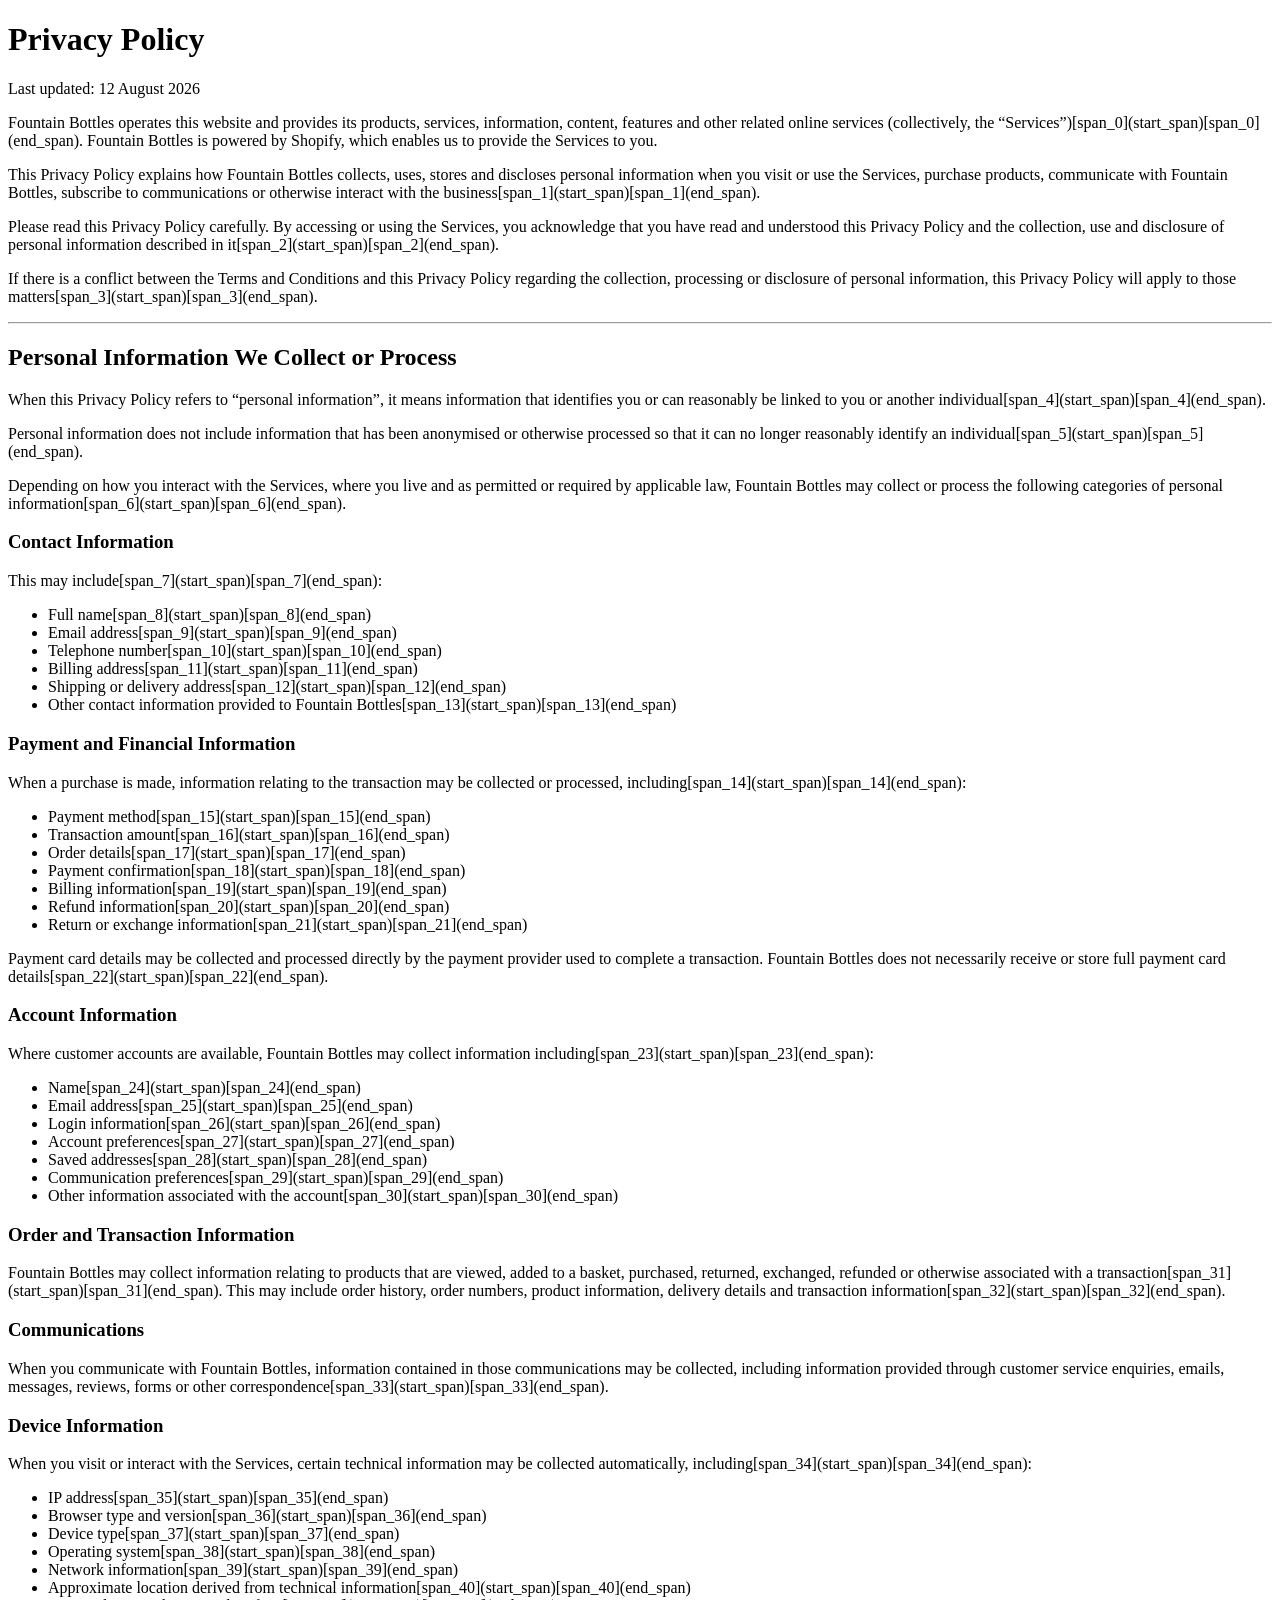
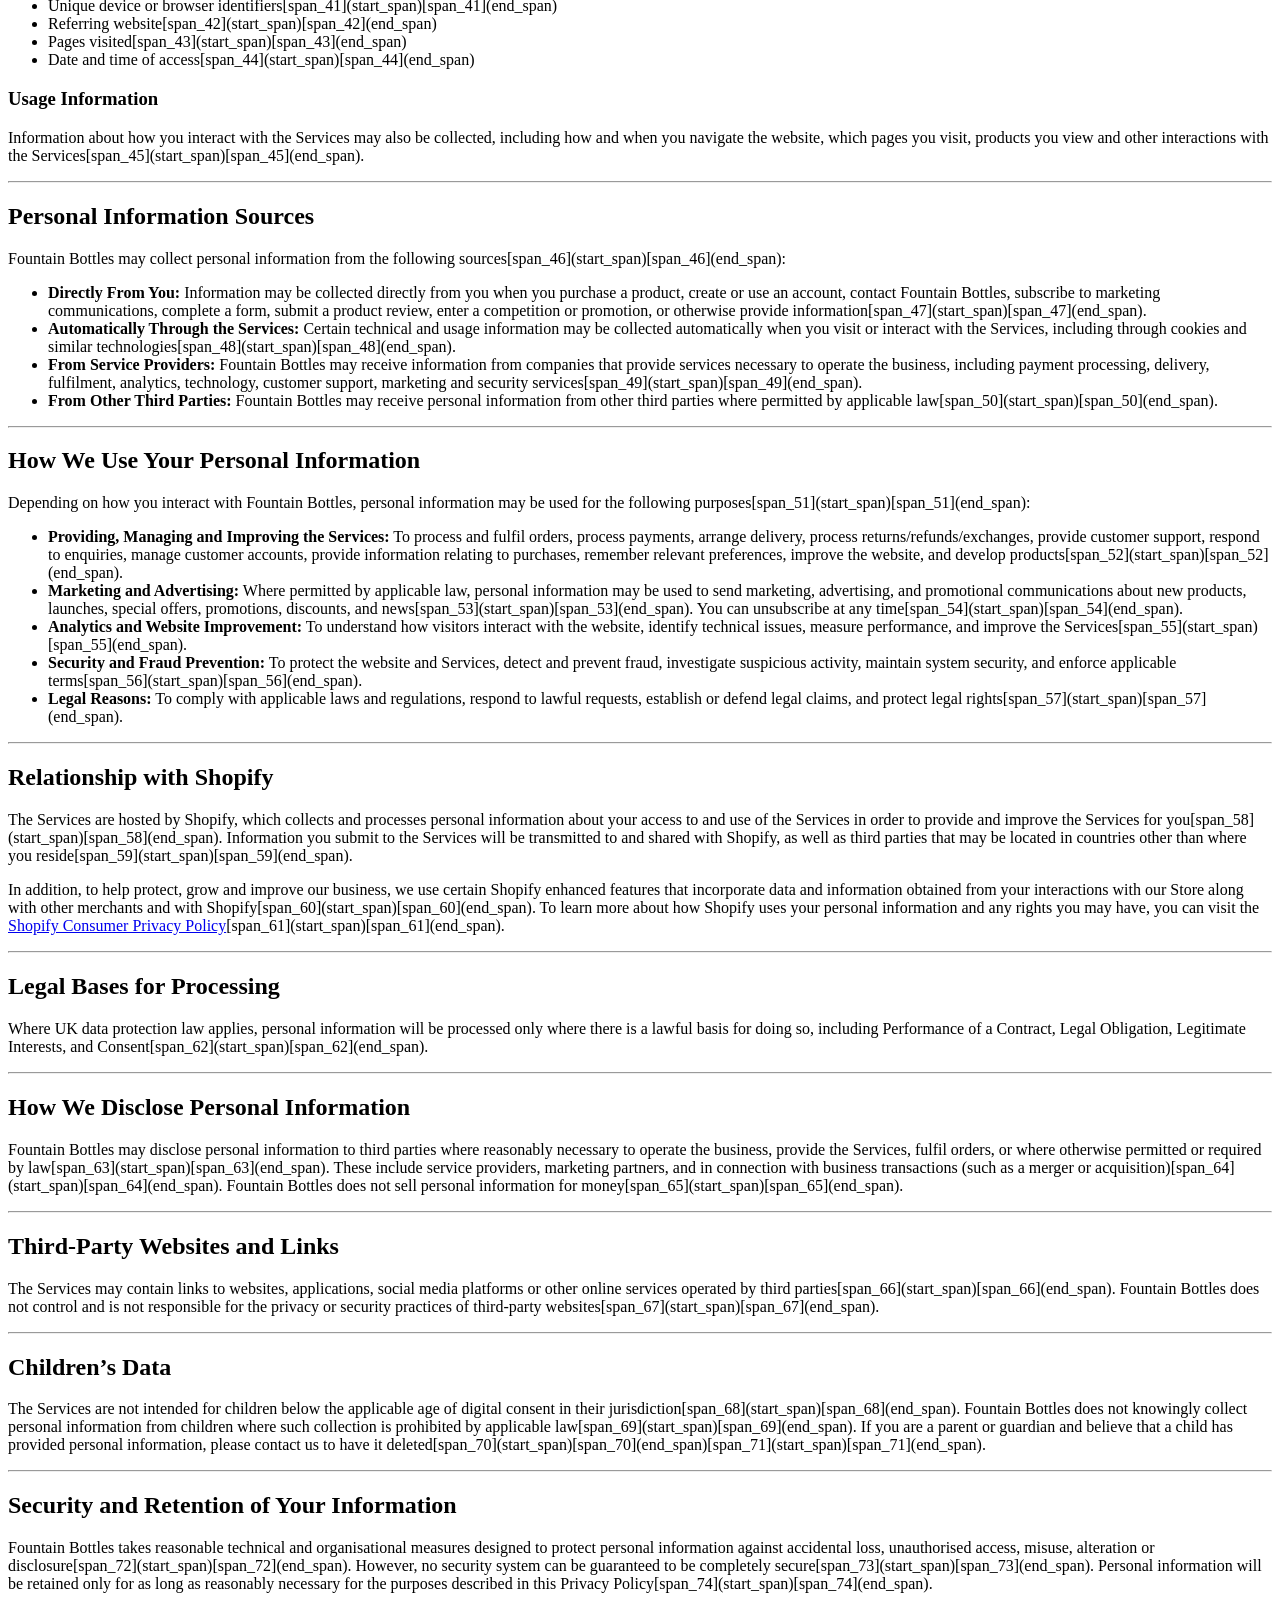
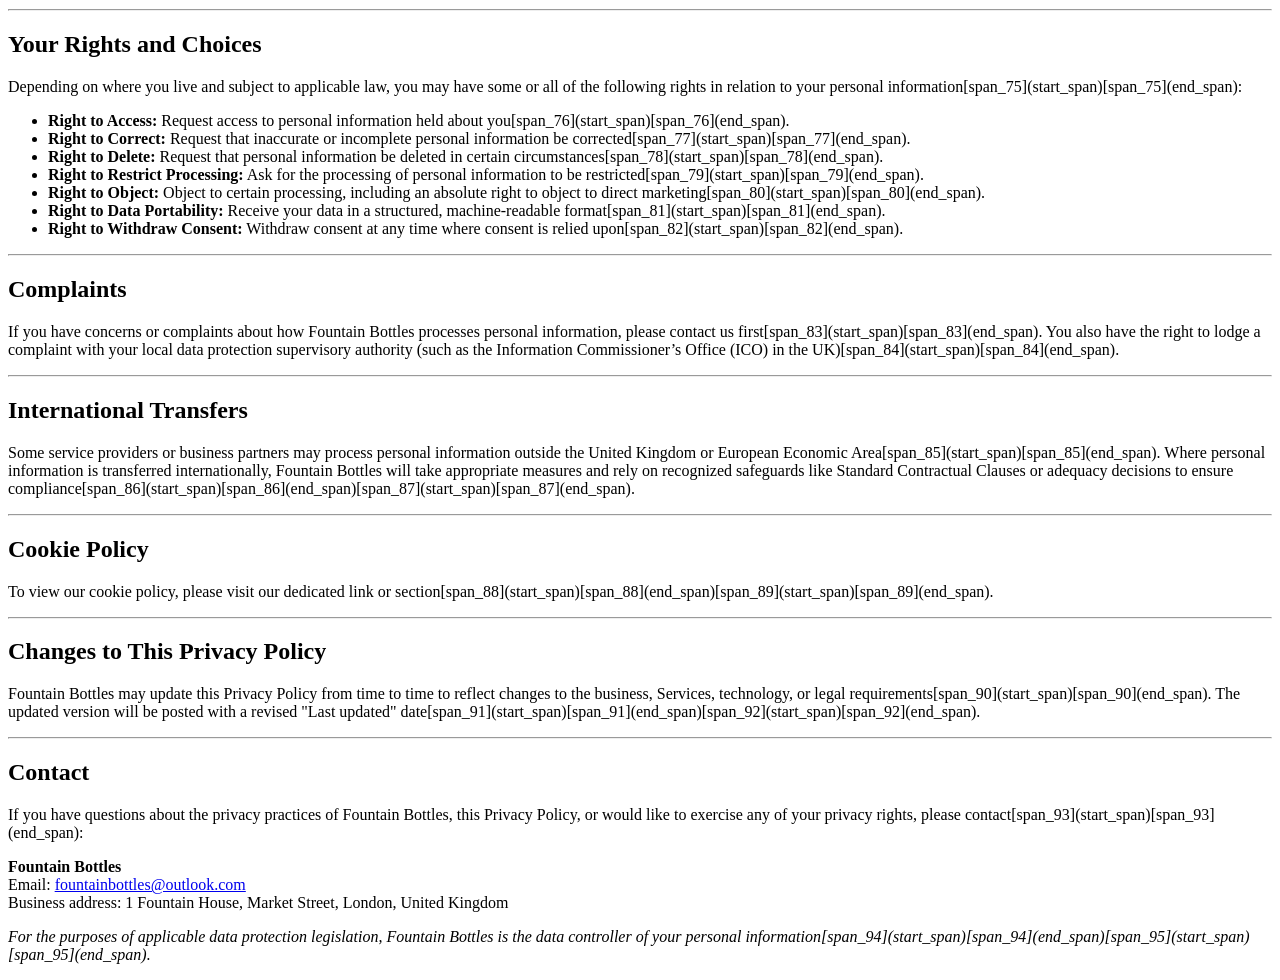
<file: Privacypolicy.html>
<!DOCTYPE html>
<html lang="en">
<head>
    <meta charset="UTF-8">
    <meta name="viewport" content="width=device-width, initial-scale=1.0">
    <title>Privacy Policy - Fountain Bottles</title>
</head>
<body>

    <h1>Privacy Policy</h1>
    <p>Last updated: 12 August 2026</p>

    <p>Fountain Bottles operates this website and provides its products, services, information, content, features and other related online services (collectively, the “Services”)[span_0](start_span)[span_0](end_span). Fountain Bottles is powered by Shopify, which enables us to provide the Services to you.</p>

    <p>This Privacy Policy explains how Fountain Bottles collects, uses, stores and discloses personal information when you visit or use the Services, purchase products, communicate with Fountain Bottles, subscribe to communications or otherwise interact with the business[span_1](start_span)[span_1](end_span).</p>

    <p>Please read this Privacy Policy carefully. By accessing or using the Services, you acknowledge that you have read and understood this Privacy Policy and the collection, use and disclosure of personal information described in it[span_2](start_span)[span_2](end_span).</p>

    <p>If there is a conflict between the Terms and Conditions and this Privacy Policy regarding the collection, processing or disclosure of personal information, this Privacy Policy will apply to those matters[span_3](start_span)[span_3](end_span).</p>

    <hr>

    <h2>Personal Information We Collect or Process</h2>
    <p>When this Privacy Policy refers to “personal information”, it means information that identifies you or can reasonably be linked to you or another individual[span_4](start_span)[span_4](end_span).</p>
    <p>Personal information does not include information that has been anonymised or otherwise processed so that it can no longer reasonably identify an individual[span_5](start_span)[span_5](end_span).</p>
    <p>Depending on how you interact with the Services, where you live and as permitted or required by applicable law, Fountain Bottles may collect or process the following categories of personal information[span_6](start_span)[span_6](end_span).</p>

    <h3>Contact Information</h3>
    <p>This may include[span_7](start_span)[span_7](end_span):</p>
    <ul>
        <li>Full name[span_8](start_span)[span_8](end_span)</li>
        <li>Email address[span_9](start_span)[span_9](end_span)</li>
        <li>Telephone number[span_10](start_span)[span_10](end_span)</li>
        <li>Billing address[span_11](start_span)[span_11](end_span)</li>
        <li>Shipping or delivery address[span_12](start_span)[span_12](end_span)</li>
        <li>Other contact information provided to Fountain Bottles[span_13](start_span)[span_13](end_span)</li>
    </ul>

    <h3>Payment and Financial Information</h3>
    <p>When a purchase is made, information relating to the transaction may be collected or processed, including[span_14](start_span)[span_14](end_span):</p>
    <ul>
        <li>Payment method[span_15](start_span)[span_15](end_span)</li>
        <li>Transaction amount[span_16](start_span)[span_16](end_span)</li>
        <li>Order details[span_17](start_span)[span_17](end_span)</li>
        <li>Payment confirmation[span_18](start_span)[span_18](end_span)</li>
        <li>Billing information[span_19](start_span)[span_19](end_span)</li>
        <li>Refund information[span_20](start_span)[span_20](end_span)</li>
        <li>Return or exchange information[span_21](start_span)[span_21](end_span)</li>
    </ul>
    <p>Payment card details may be collected and processed directly by the payment provider used to complete a transaction. Fountain Bottles does not necessarily receive or store full payment card details[span_22](start_span)[span_22](end_span).</p>

    <h3>Account Information</h3>
    <p>Where customer accounts are available, Fountain Bottles may collect information including[span_23](start_span)[span_23](end_span):</p>
    <ul>
        <li>Name[span_24](start_span)[span_24](end_span)</li>
        <li>Email address[span_25](start_span)[span_25](end_span)</li>
        <li>Login information[span_26](start_span)[span_26](end_span)</li>
        <li>Account preferences[span_27](start_span)[span_27](end_span)</li>
        <li>Saved addresses[span_28](start_span)[span_28](end_span)</li>
        <li>Communication preferences[span_29](start_span)[span_29](end_span)</li>
        <li>Other information associated with the account[span_30](start_span)[span_30](end_span)</li>
    </ul>

    <h3>Order and Transaction Information</h3>
    <p>Fountain Bottles may collect information relating to products that are viewed, added to a basket, purchased, returned, exchanged, refunded or otherwise associated with a transaction[span_31](start_span)[span_31](end_span). This may include order history, order numbers, product information, delivery details and transaction information[span_32](start_span)[span_32](end_span).</p>

    <h3>Communications</h3>
    <p>When you communicate with Fountain Bottles, information contained in those communications may be collected, including information provided through customer service enquiries, emails, messages, reviews, forms or other correspondence[span_33](start_span)[span_33](end_span).</p>

    <h3>Device Information</h3>
    <p>When you visit or interact with the Services, certain technical information may be collected automatically, including[span_34](start_span)[span_34](end_span):</p>
    <ul>
        <li>IP address[span_35](start_span)[span_35](end_span)</li>
        <li>Browser type and version[span_36](start_span)[span_36](end_span)</li>
        <li>Device type[span_37](start_span)[span_37](end_span)</li>
        <li>Operating system[span_38](start_span)[span_38](end_span)</li>
        <li>Network information[span_39](start_span)[span_39](end_span)</li>
        <li>Approximate location derived from technical information[span_40](start_span)[span_40](end_span)</li>
        <li>Unique device or browser identifiers[span_41](start_span)[span_41](end_span)</li>
        <li>Referring website[span_42](start_span)[span_42](end_span)</li>
        <li>Pages visited[span_43](start_span)[span_43](end_span)</li>
        <li>Date and time of access[span_44](start_span)[span_44](end_span)</li>
    </ul>

    <h3>Usage Information</h3>
    <p>Information about how you interact with the Services may also be collected, including how and when you navigate the website, which pages you visit, products you view and other interactions with the Services[span_45](start_span)[span_45](end_span).</p>

    <hr>

    <h2>Personal Information Sources</h2>
    <p>Fountain Bottles may collect personal information from the following sources[span_46](start_span)[span_46](end_span):</p>
    <ul>
        <li><strong>Directly From You:</strong> Information may be collected directly from you when you purchase a product, create or use an account, contact Fountain Bottles, subscribe to marketing communications, complete a form, submit a product review, enter a competition or promotion, or otherwise provide information[span_47](start_span)[span_47](end_span).</li>
        <li><strong>Automatically Through the Services:</strong> Certain technical and usage information may be collected automatically when you visit or interact with the Services, including through cookies and similar technologies[span_48](start_span)[span_48](end_span).</li>
        <li><strong>From Service Providers:</strong> Fountain Bottles may receive information from companies that provide services necessary to operate the business, including payment processing, delivery, fulfilment, analytics, technology, customer support, marketing and security services[span_49](start_span)[span_49](end_span).</li>
        <li><strong>From Other Third Parties:</strong> Fountain Bottles may receive personal information from other third parties where permitted by applicable law[span_50](start_span)[span_50](end_span).</li>
    </ul>

    <hr>

    <h2>How We Use Your Personal Information</h2>
    <p>Depending on how you interact with Fountain Bottles, personal information may be used for the following purposes[span_51](start_span)[span_51](end_span):</p>
    <ul>
        <li><strong>Providing, Managing and Improving the Services:</strong> To process and fulfil orders, process payments, arrange delivery, process returns/refunds/exchanges, provide customer support, respond to enquiries, manage customer accounts, provide information relating to purchases, remember relevant preferences, improve the website, and develop products[span_52](start_span)[span_52](end_span).</li>
        <li><strong>Marketing and Advertising:</strong> Where permitted by applicable law, personal information may be used to send marketing, advertising, and promotional communications about new products, launches, special offers, promotions, discounts, and news[span_53](start_span)[span_53](end_span). You can unsubscribe at any time[span_54](start_span)[span_54](end_span).</li>
        <li><strong>Analytics and Website Improvement:</strong> To understand how visitors interact with the website, identify technical issues, measure performance, and improve the Services[span_55](start_span)[span_55](end_span).</li>
        <li><strong>Security and Fraud Prevention:</strong> To protect the website and Services, detect and prevent fraud, investigate suspicious activity, maintain system security, and enforce applicable terms[span_56](start_span)[span_56](end_span).</li>
        <li><strong>Legal Reasons:</strong> To comply with applicable laws and regulations, respond to lawful requests, establish or defend legal claims, and protect legal rights[span_57](start_span)[span_57](end_span).</li>
    </ul>

    <hr>

    <h2>Relationship with Shopify</h2>
    <p>The Services are hosted by Shopify, which collects and processes personal information about your access to and use of the Services in order to provide and improve the Services for you[span_58](start_span)[span_58](end_span). Information you submit to the Services will be transmitted to and shared with Shopify, as well as third parties that may be located in countries other than where you reside[span_59](start_span)[span_59](end_span).</p>
    <p>In addition, to help protect, grow and improve our business, we use certain Shopify enhanced features that incorporate data and information obtained from your interactions with our Store along with other merchants and with Shopify[span_60](start_span)[span_60](end_span). To learn more about how Shopify uses your personal information and any rights you may have, you can visit the <a href="https://privacy.shopify.com/en" target="_blank">Shopify Consumer Privacy Policy</a>[span_61](start_span)[span_61](end_span).</p>

    <hr>

    <h2>Legal Bases for Processing</h2>
    <p>Where UK data protection law applies, personal information will be processed only where there is a lawful basis for doing so, including Performance of a Contract, Legal Obligation, Legitimate Interests, and Consent[span_62](start_span)[span_62](end_span).</p>

    <hr>

    <h2>How We Disclose Personal Information</h2>
    <p>Fountain Bottles may disclose personal information to third parties where reasonably necessary to operate the business, provide the Services, fulfil orders, or where otherwise permitted or required by law[span_63](start_span)[span_63](end_span). These include service providers, marketing partners, and in connection with business transactions (such as a merger or acquisition)[span_64](start_span)[span_64](end_span). Fountain Bottles does not sell personal information for money[span_65](start_span)[span_65](end_span).</p>

    <hr>

    <h2>Third-Party Websites and Links</h2>
    <p>The Services may contain links to websites, applications, social media platforms or other online services operated by third parties[span_66](start_span)[span_66](end_span). Fountain Bottles does not control and is not responsible for the privacy or security practices of third-party websites[span_67](start_span)[span_67](end_span).</p>

    <hr>

    <h2>Children’s Data</h2>
    <p>The Services are not intended for children below the applicable age of digital consent in their jurisdiction[span_68](start_span)[span_68](end_span). Fountain Bottles does not knowingly collect personal information from children where such collection is prohibited by applicable law[span_69](start_span)[span_69](end_span). If you are a parent or guardian and believe that a child has provided personal information, please contact us to have it deleted[span_70](start_span)[span_70](end_span)[span_71](start_span)[span_71](end_span).</p>

    <hr>

    <h2>Security and Retention of Your Information</h2>
    <p>Fountain Bottles takes reasonable technical and organisational measures designed to protect personal information against accidental loss, unauthorised access, misuse, alteration or disclosure[span_72](start_span)[span_72](end_span). However, no security system can be guaranteed to be completely secure[span_73](start_span)[span_73](end_span). Personal information will be retained only for as long as reasonably necessary for the purposes described in this Privacy Policy[span_74](start_span)[span_74](end_span).</p>

    <hr>

    <h2>Your Rights and Choices</h2>
    <p>Depending on where you live and subject to applicable law, you may have some or all of the following rights in relation to your personal information[span_75](start_span)[span_75](end_span):</p>
    <ul>
        <li><strong>Right to Access:</strong> Request access to personal information held about you[span_76](start_span)[span_76](end_span).</li>
        <li><strong>Right to Correct:</strong> Request that inaccurate or incomplete personal information be corrected[span_77](start_span)[span_77](end_span).</li>
        <li><strong>Right to Delete:</strong> Request that personal information be deleted in certain circumstances[span_78](start_span)[span_78](end_span).</li>
        <li><strong>Right to Restrict Processing:</strong> Ask for the processing of personal information to be restricted[span_79](start_span)[span_79](end_span).</li>
        <li><strong>Right to Object:</strong> Object to certain processing, including an absolute right to object to direct marketing[span_80](start_span)[span_80](end_span).</li>
        <li><strong>Right to Data Portability:</strong> Receive your data in a structured, machine-readable format[span_81](start_span)[span_81](end_span).</li>
        <li><strong>Right to Withdraw Consent:</strong> Withdraw consent at any time where consent is relied upon[span_82](start_span)[span_82](end_span).</li>
    </ul>

    <hr>

    <h2>Complaints</h2>
    <p>If you have concerns or complaints about how Fountain Bottles processes personal information, please contact us first[span_83](start_span)[span_83](end_span). You also have the right to lodge a complaint with your local data protection supervisory authority (such as the Information Commissioner’s Office (ICO) in the UK)[span_84](start_span)[span_84](end_span).</p>

    <hr>

    <h2>International Transfers</h2>
    <p>Some service providers or business partners may process personal information outside the United Kingdom or European Economic Area[span_85](start_span)[span_85](end_span). Where personal information is transferred internationally, Fountain Bottles will take appropriate measures and rely on recognized safeguards like Standard Contractual Clauses or adequacy decisions to ensure compliance[span_86](start_span)[span_86](end_span)[span_87](start_span)[span_87](end_span).</p>

    <hr>

    <h2>Cookie Policy</h2>
    <p>To view our cookie policy, please visit our dedicated link or section[span_88](start_span)[span_88](end_span)[span_89](start_span)[span_89](end_span).</p>

    <hr>

    <h2>Changes to This Privacy Policy</h2>
    <p>Fountain Bottles may update this Privacy Policy from time to time to reflect changes to the business, Services, technology, or legal requirements[span_90](start_span)[span_90](end_span). The updated version will be posted with a revised "Last updated" date[span_91](start_span)[span_91](end_span)[span_92](start_span)[span_92](end_span).</p>

    <hr>

    <h2>Contact</h2>
    <p>If you have questions about the privacy practices of Fountain Bottles, this Privacy Policy, or would like to exercise any of your privacy rights, please contact[span_93](start_span)[span_93](end_span):</p>
    
    <p><strong>Fountain Bottles</strong><br>
    Email: <a href="mailto:fountainbottles@outlook.com">fountainbottles@outlook.com</a><br>
    Business address: 1 Fountain House, Market Street, London, United Kingdom</p>

    <p><em>For the purposes of applicable data protection legislation, Fountain Bottles is the data controller of your personal information[span_94](start_span)[span_94](end_span)[span_95](start_span)[span_95](end_span).</em></p>

</body>
</html>
</file>
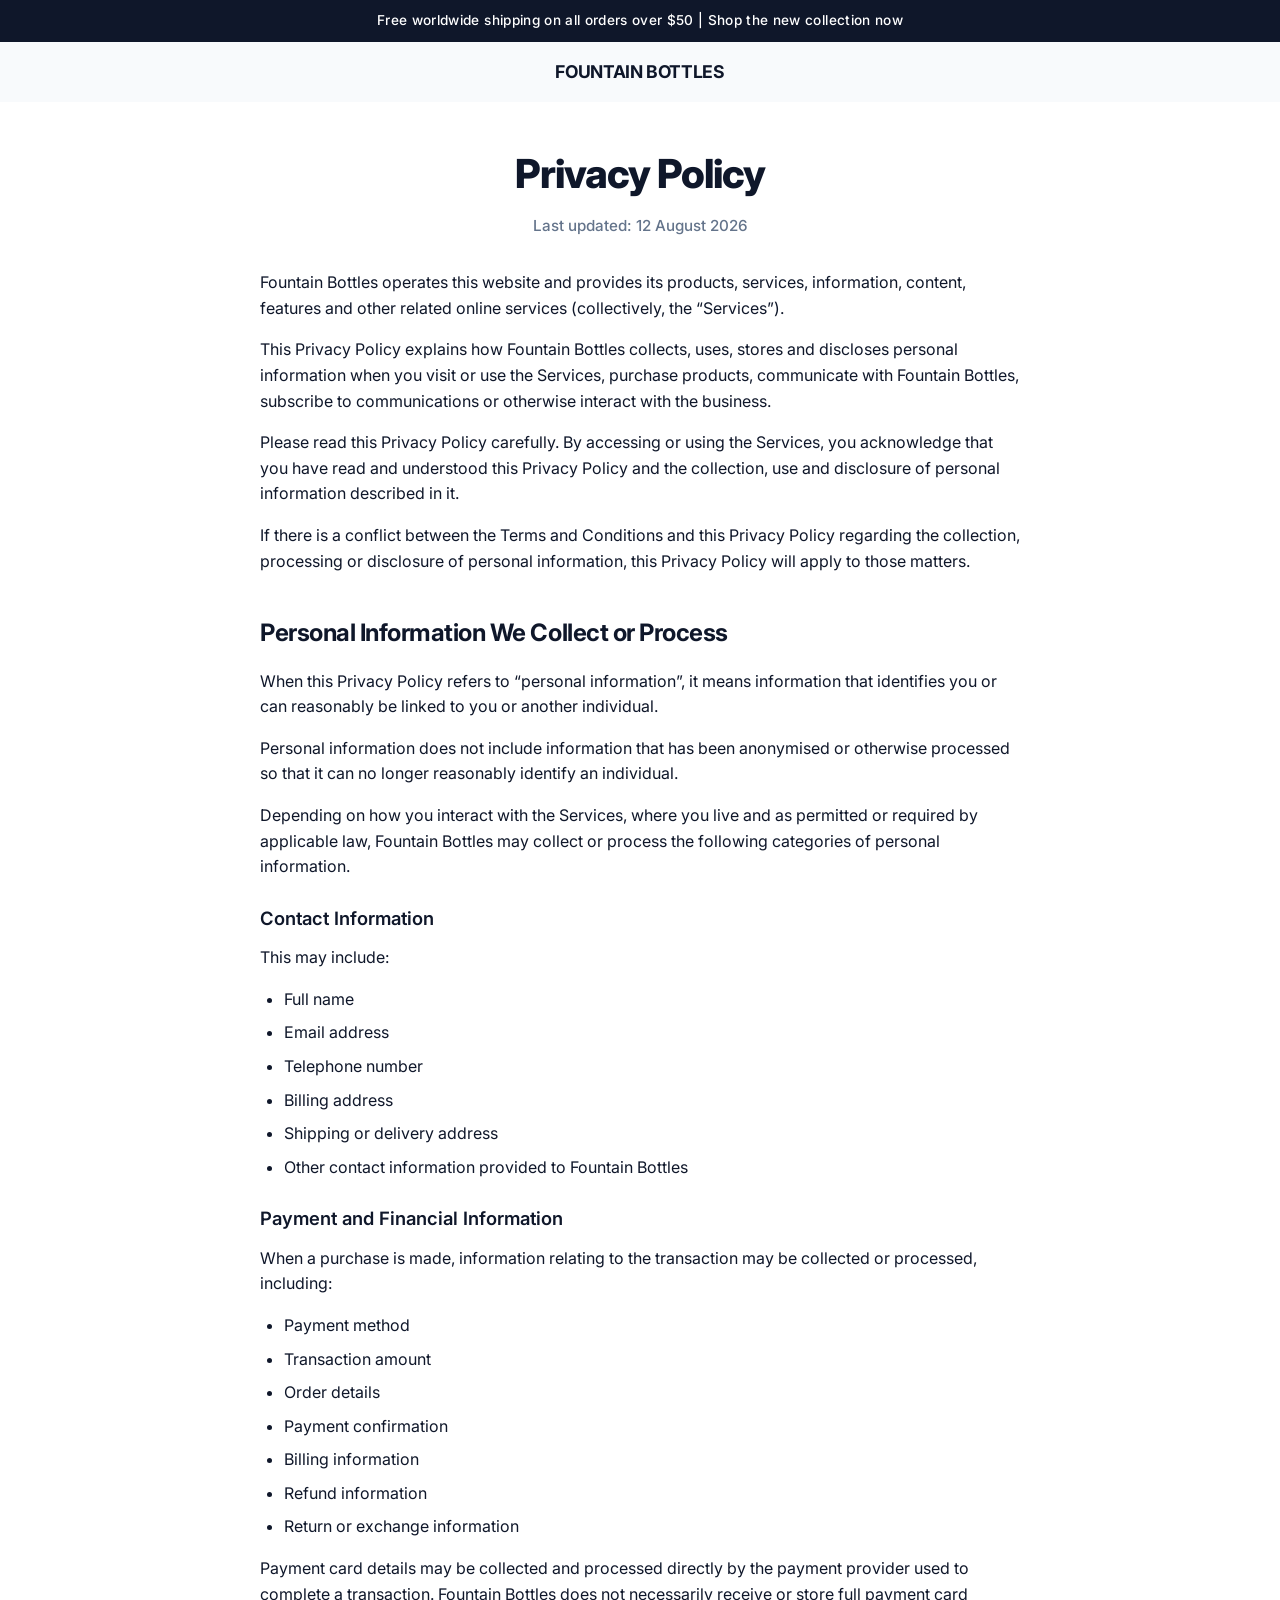
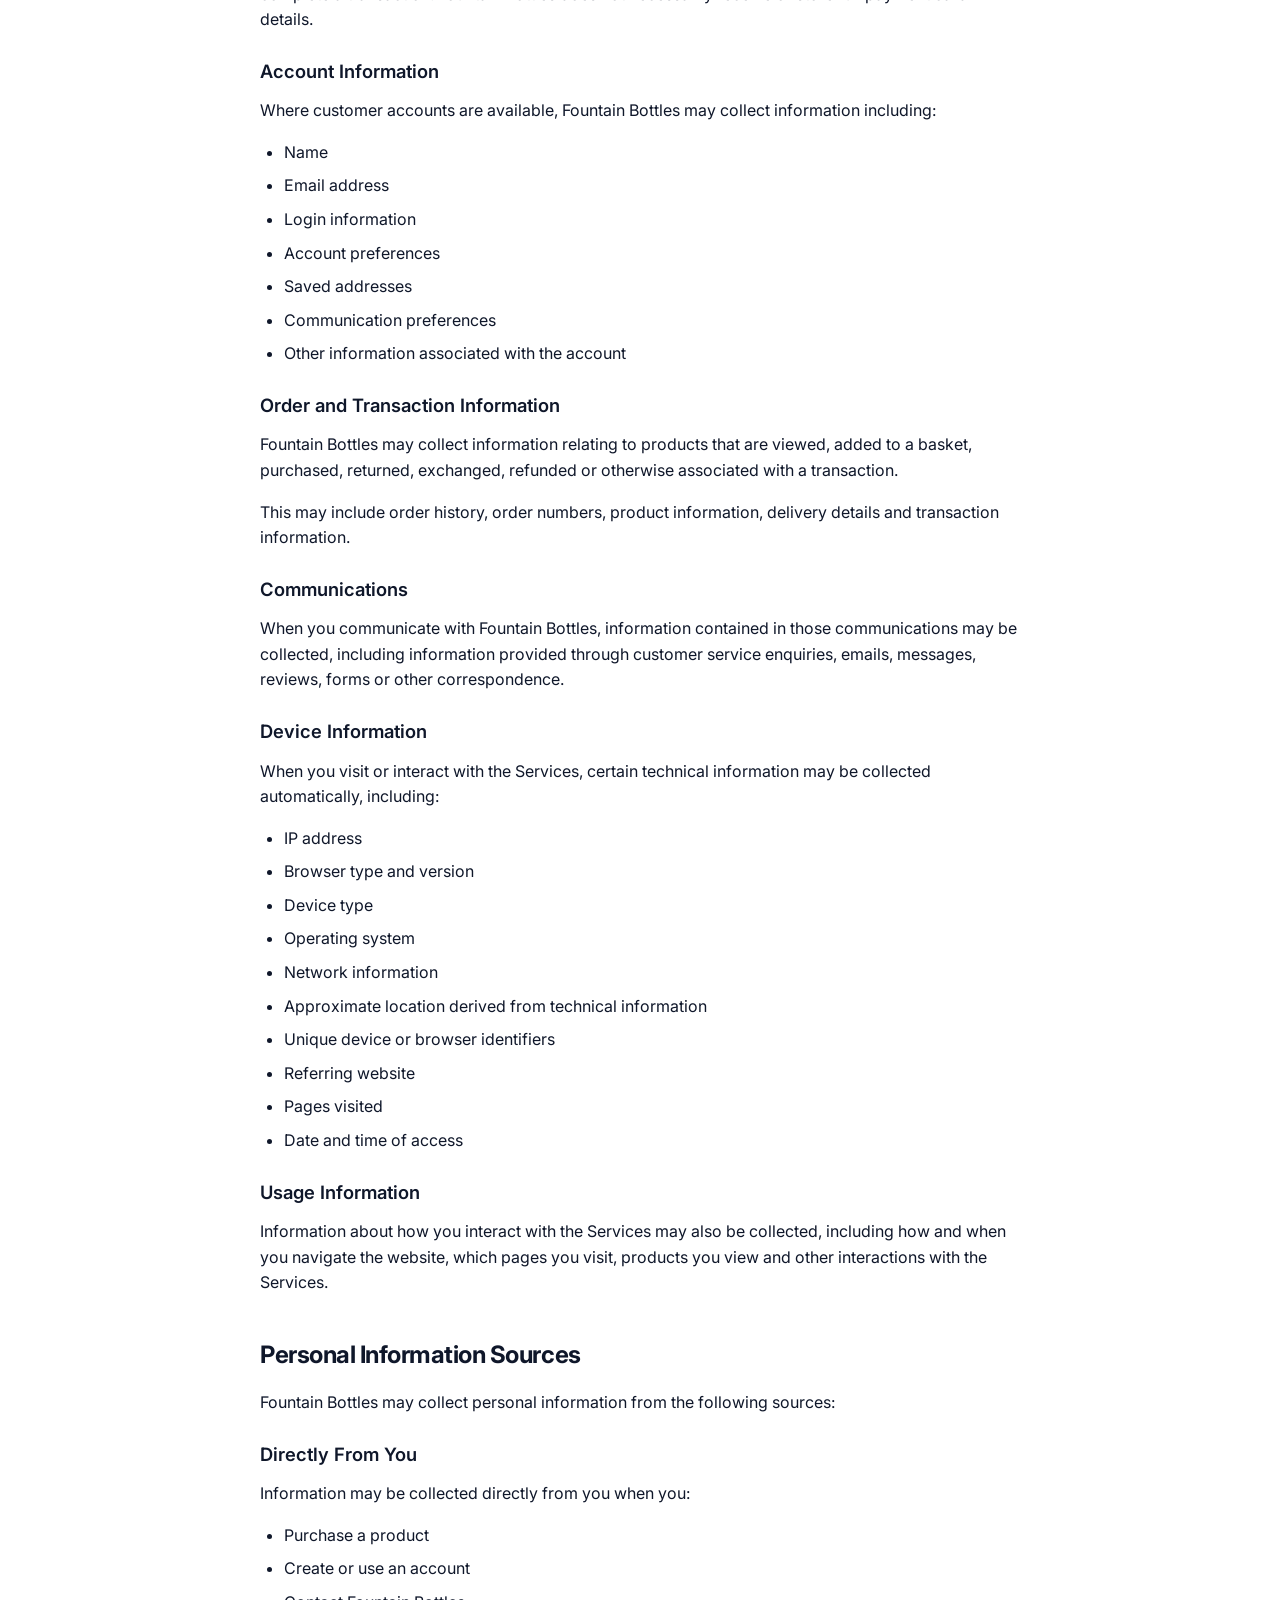
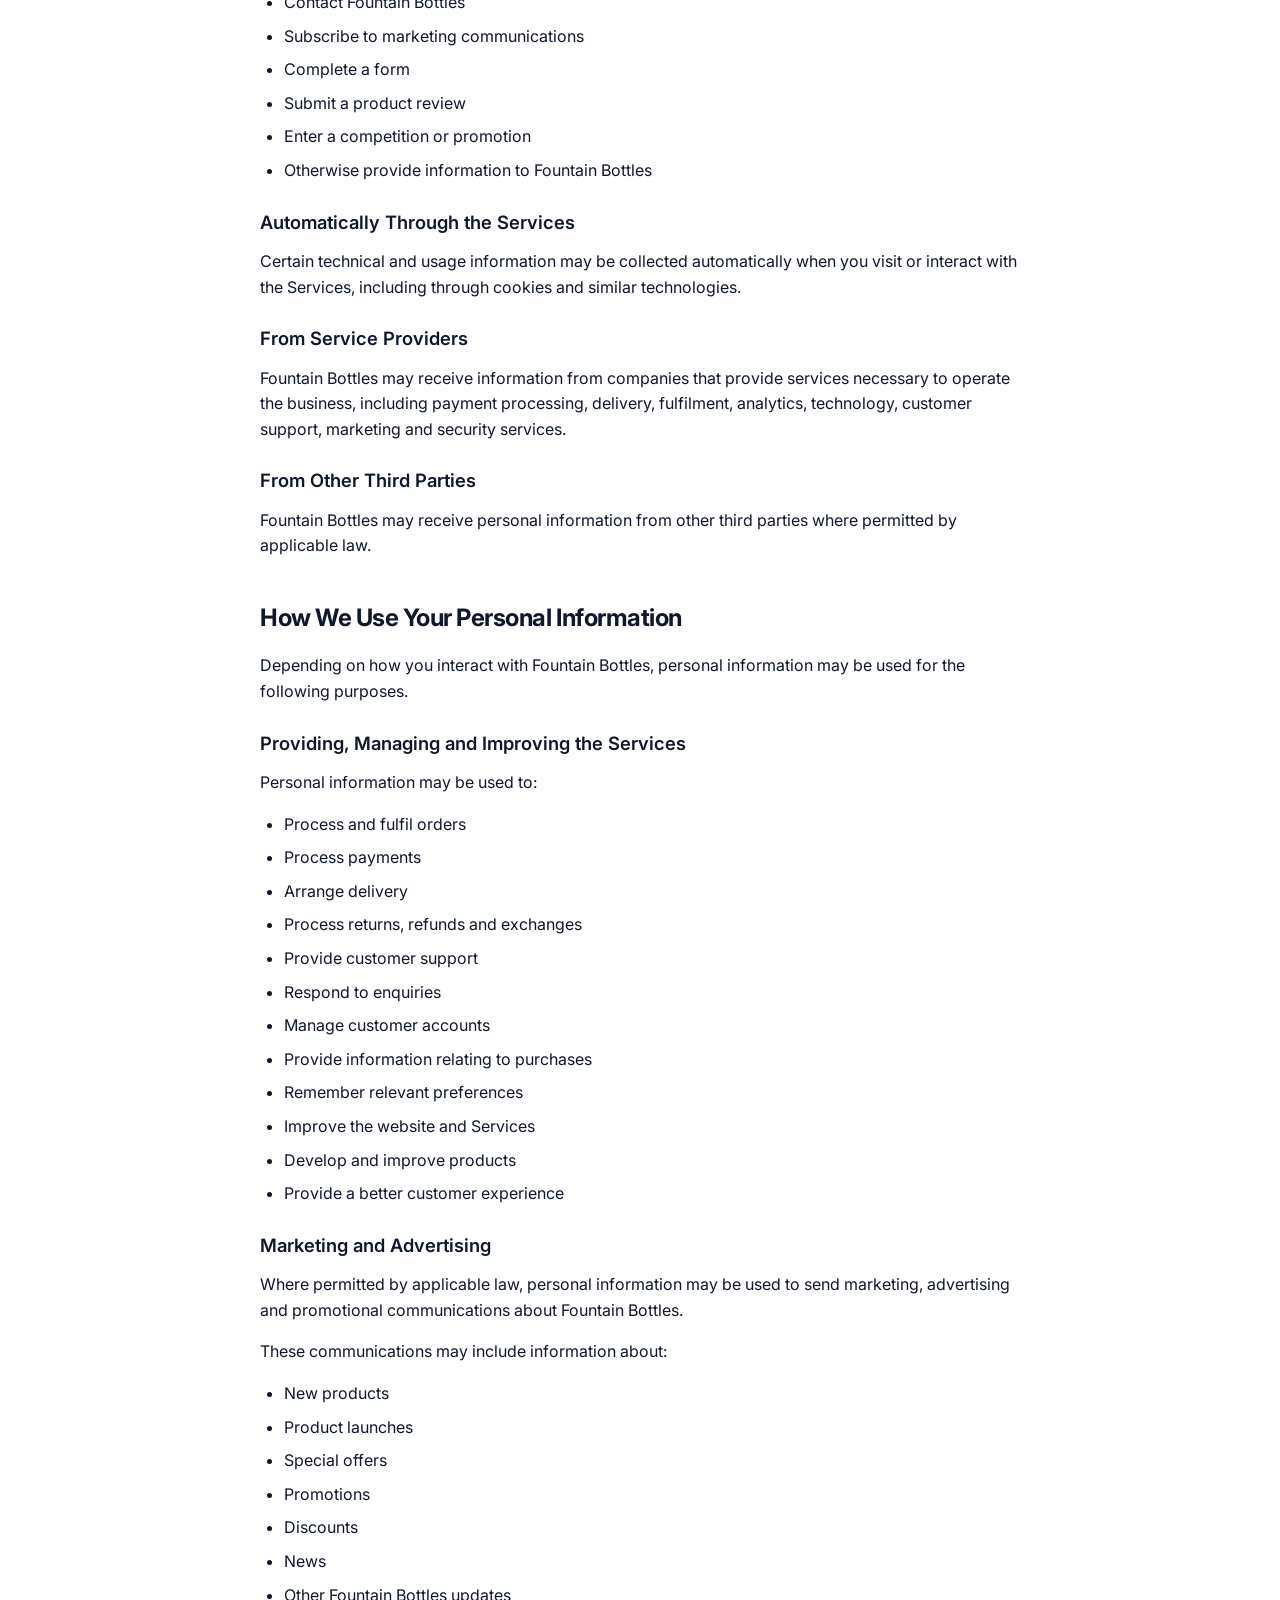
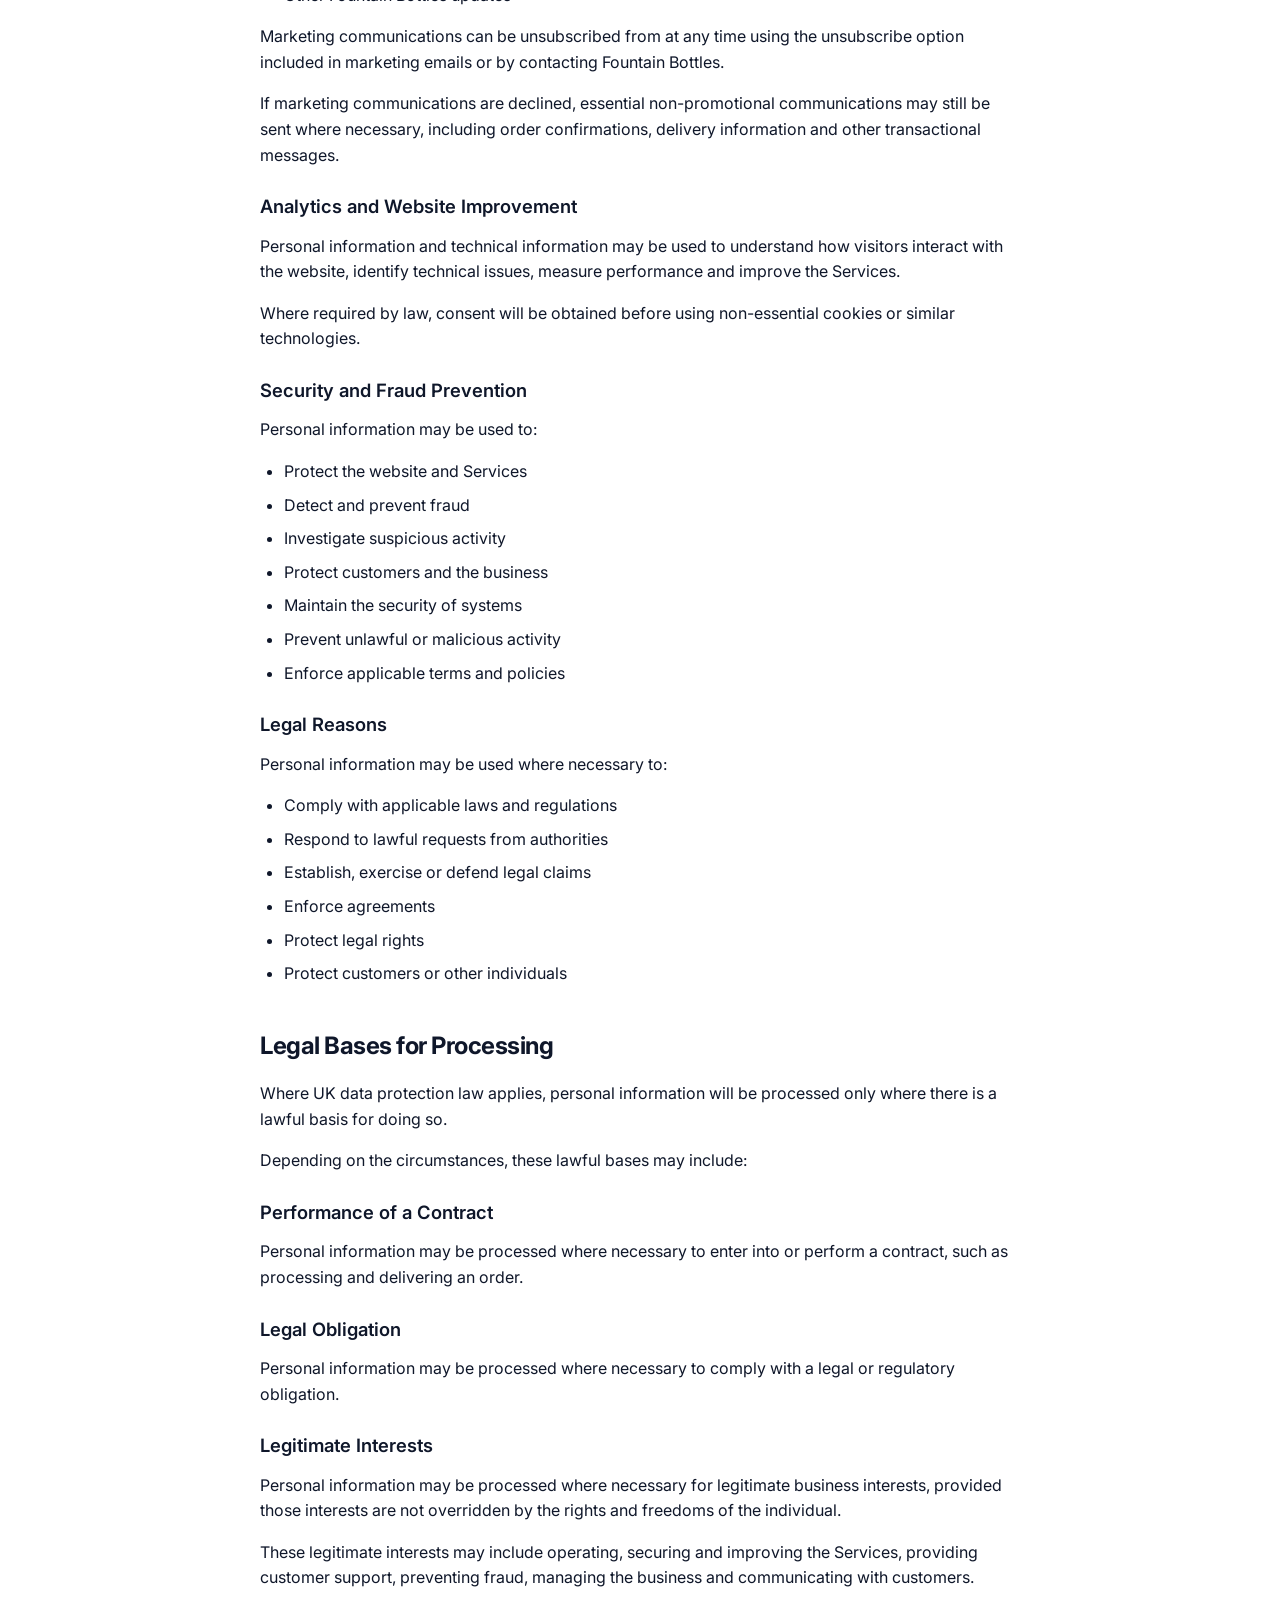
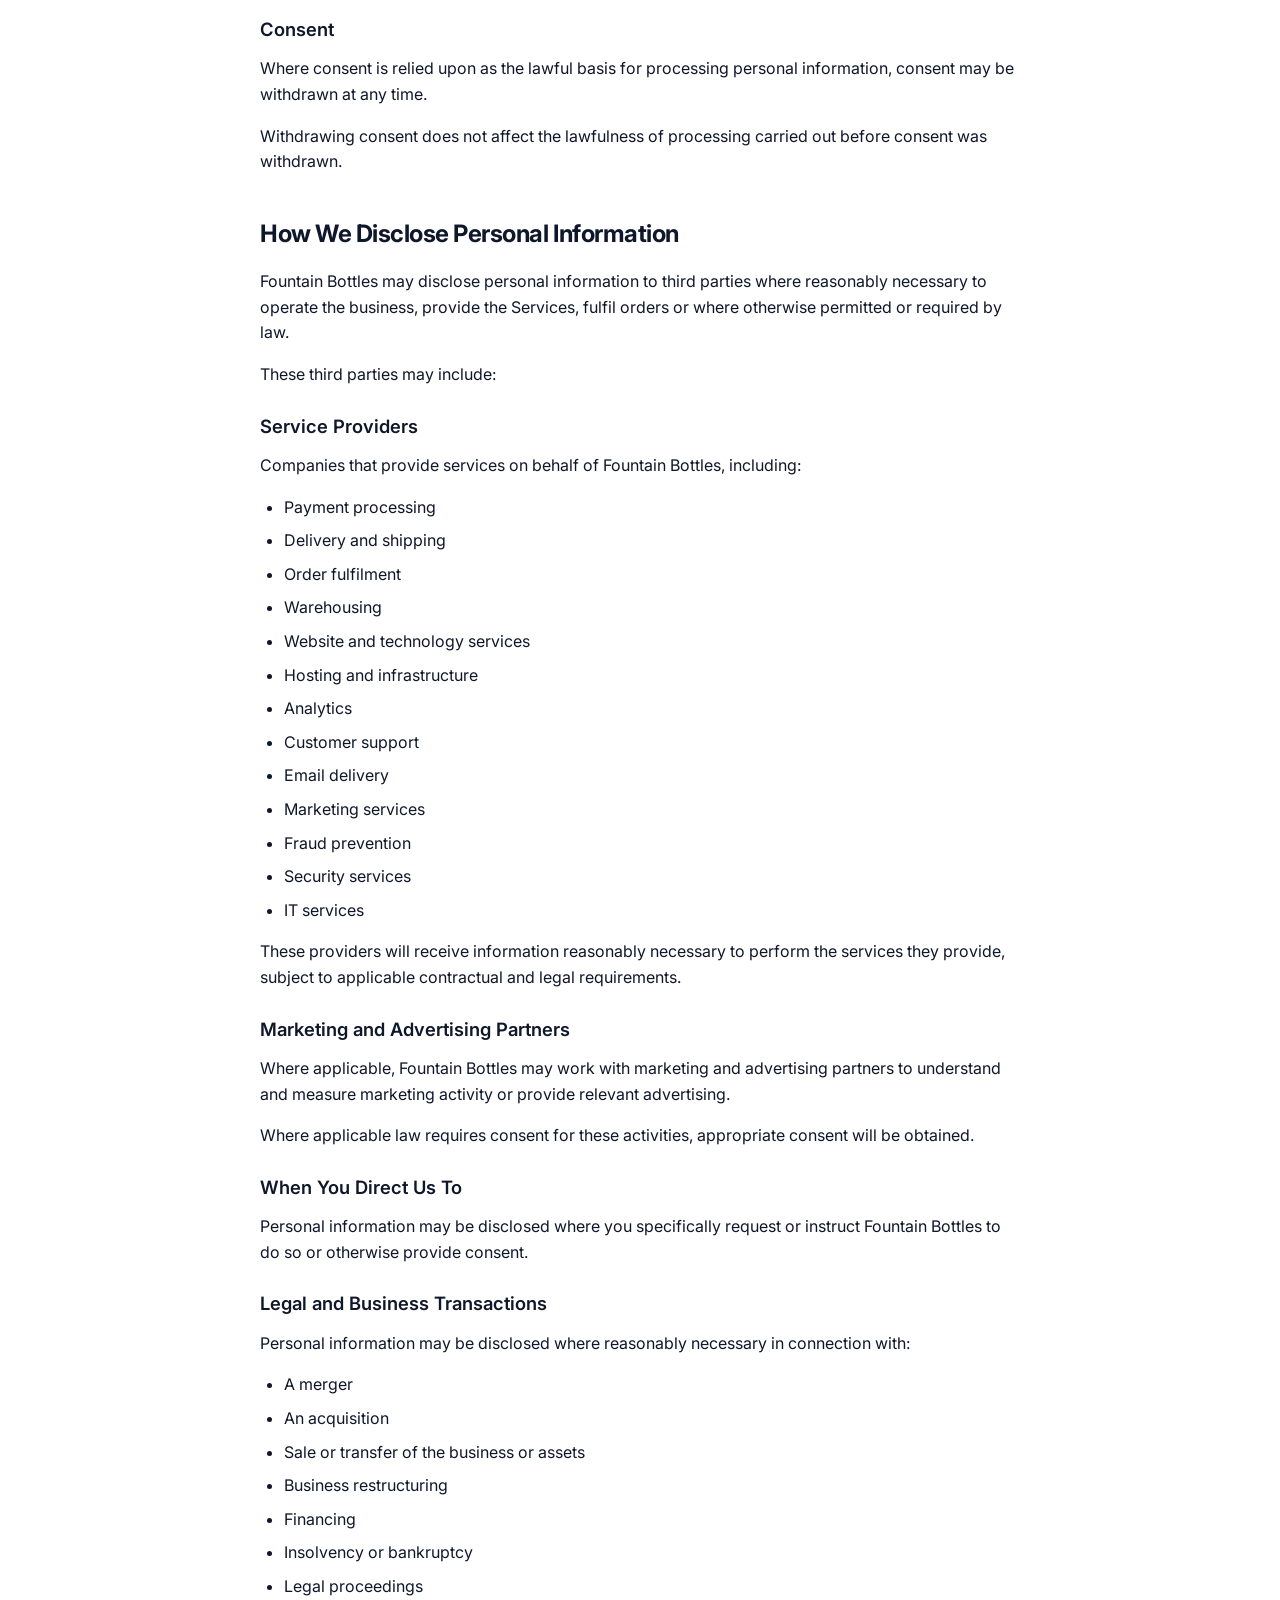
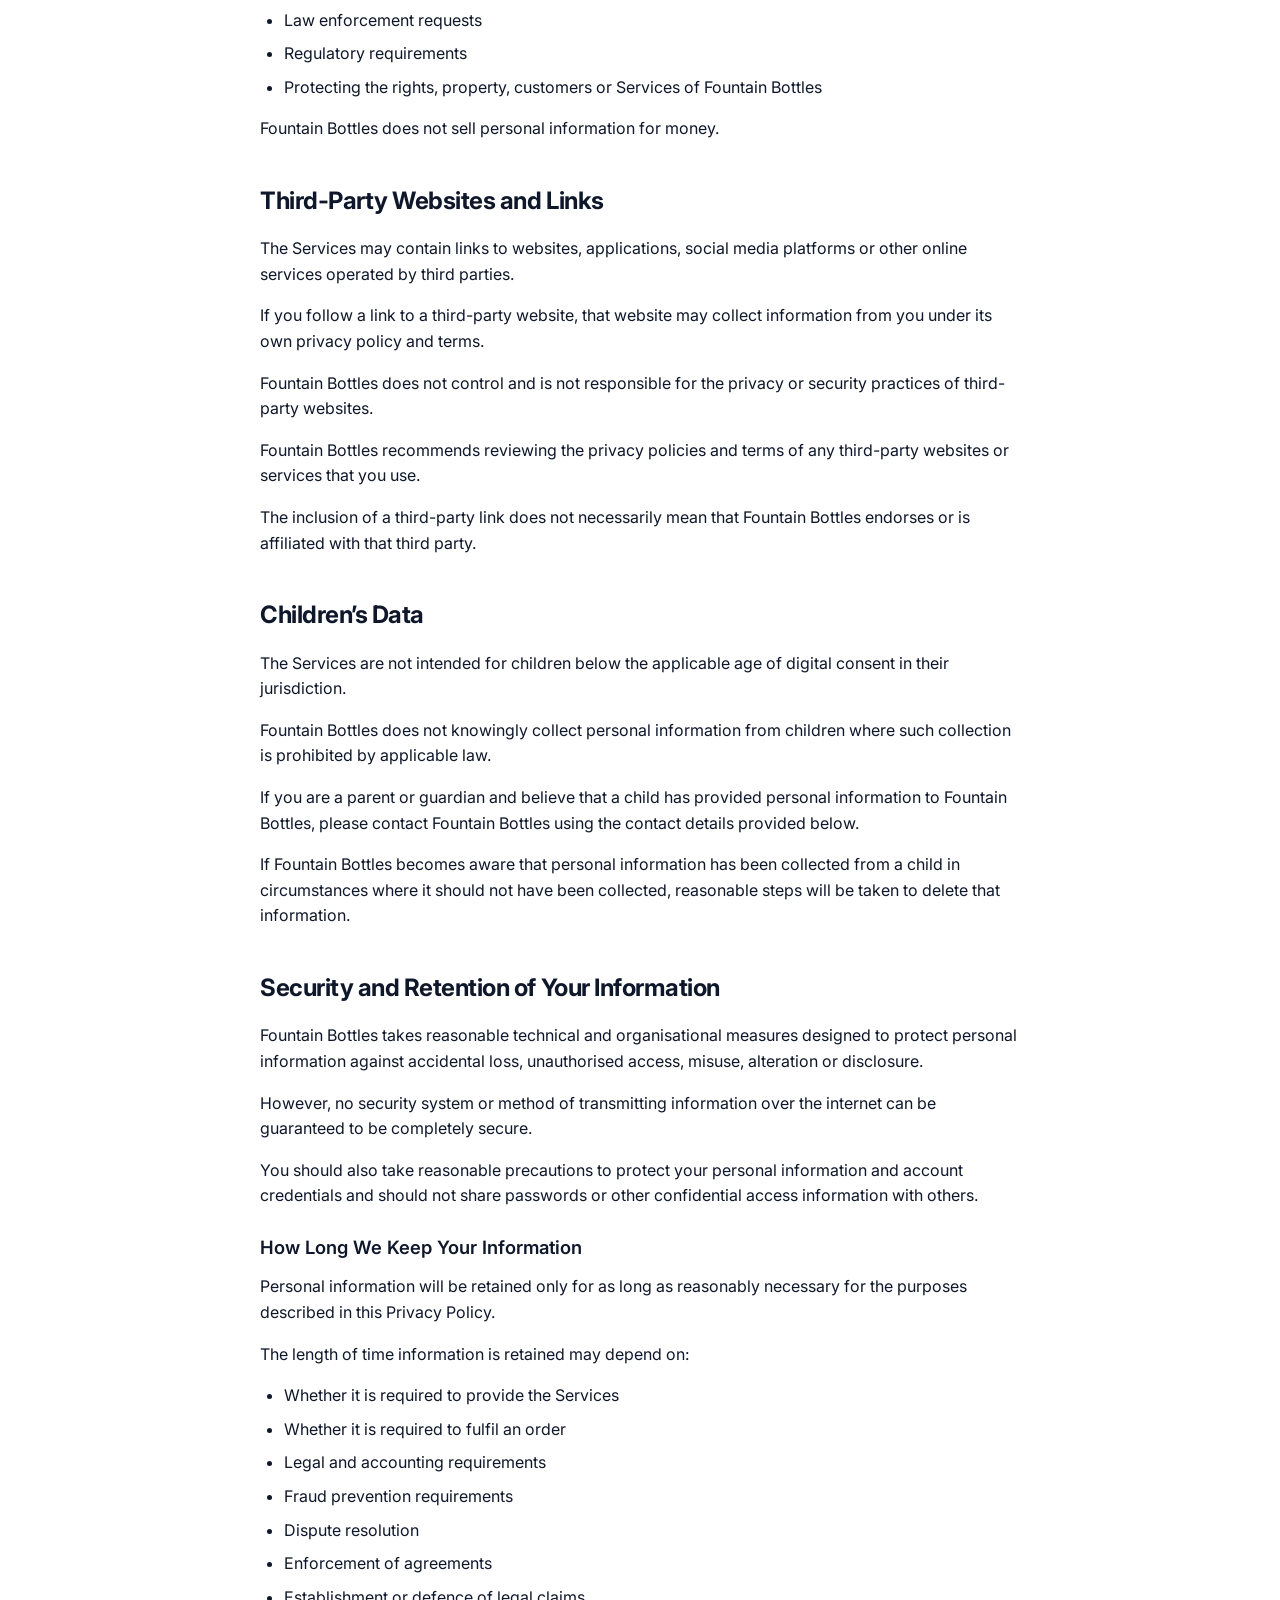
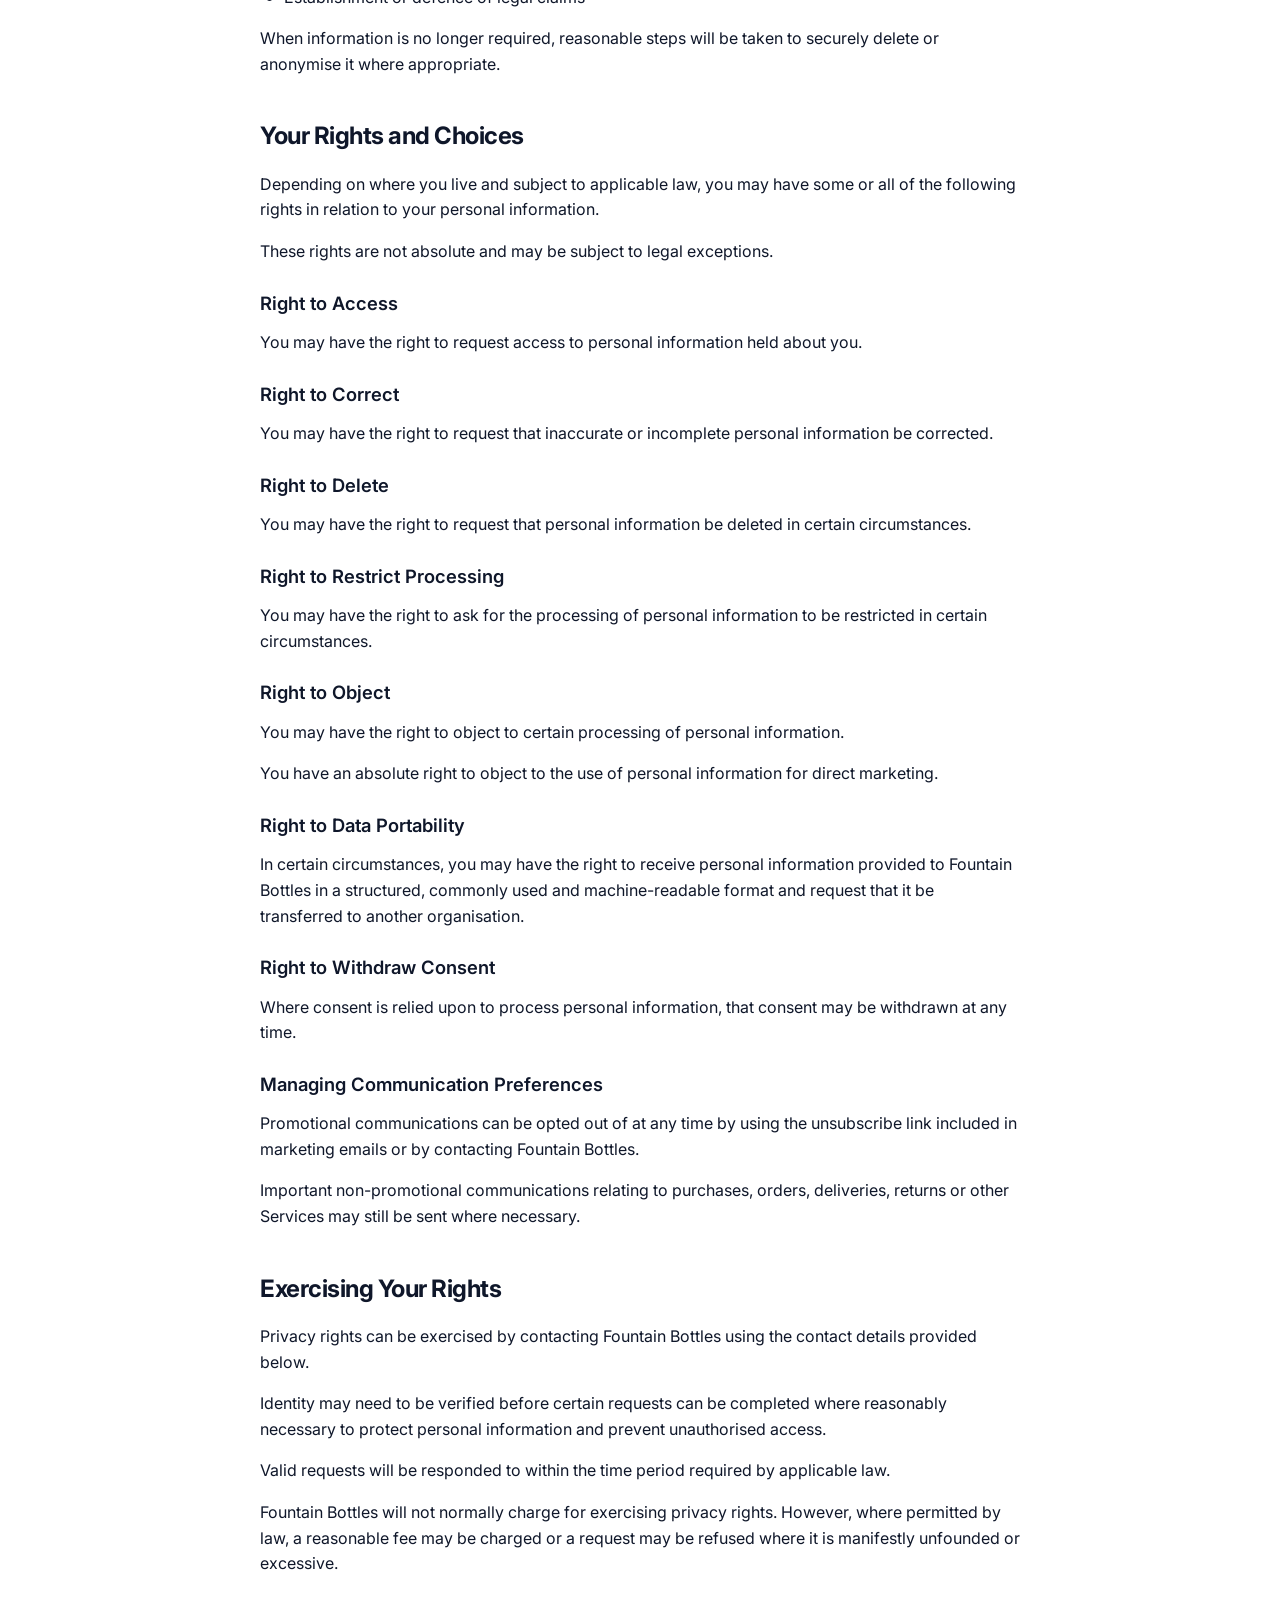
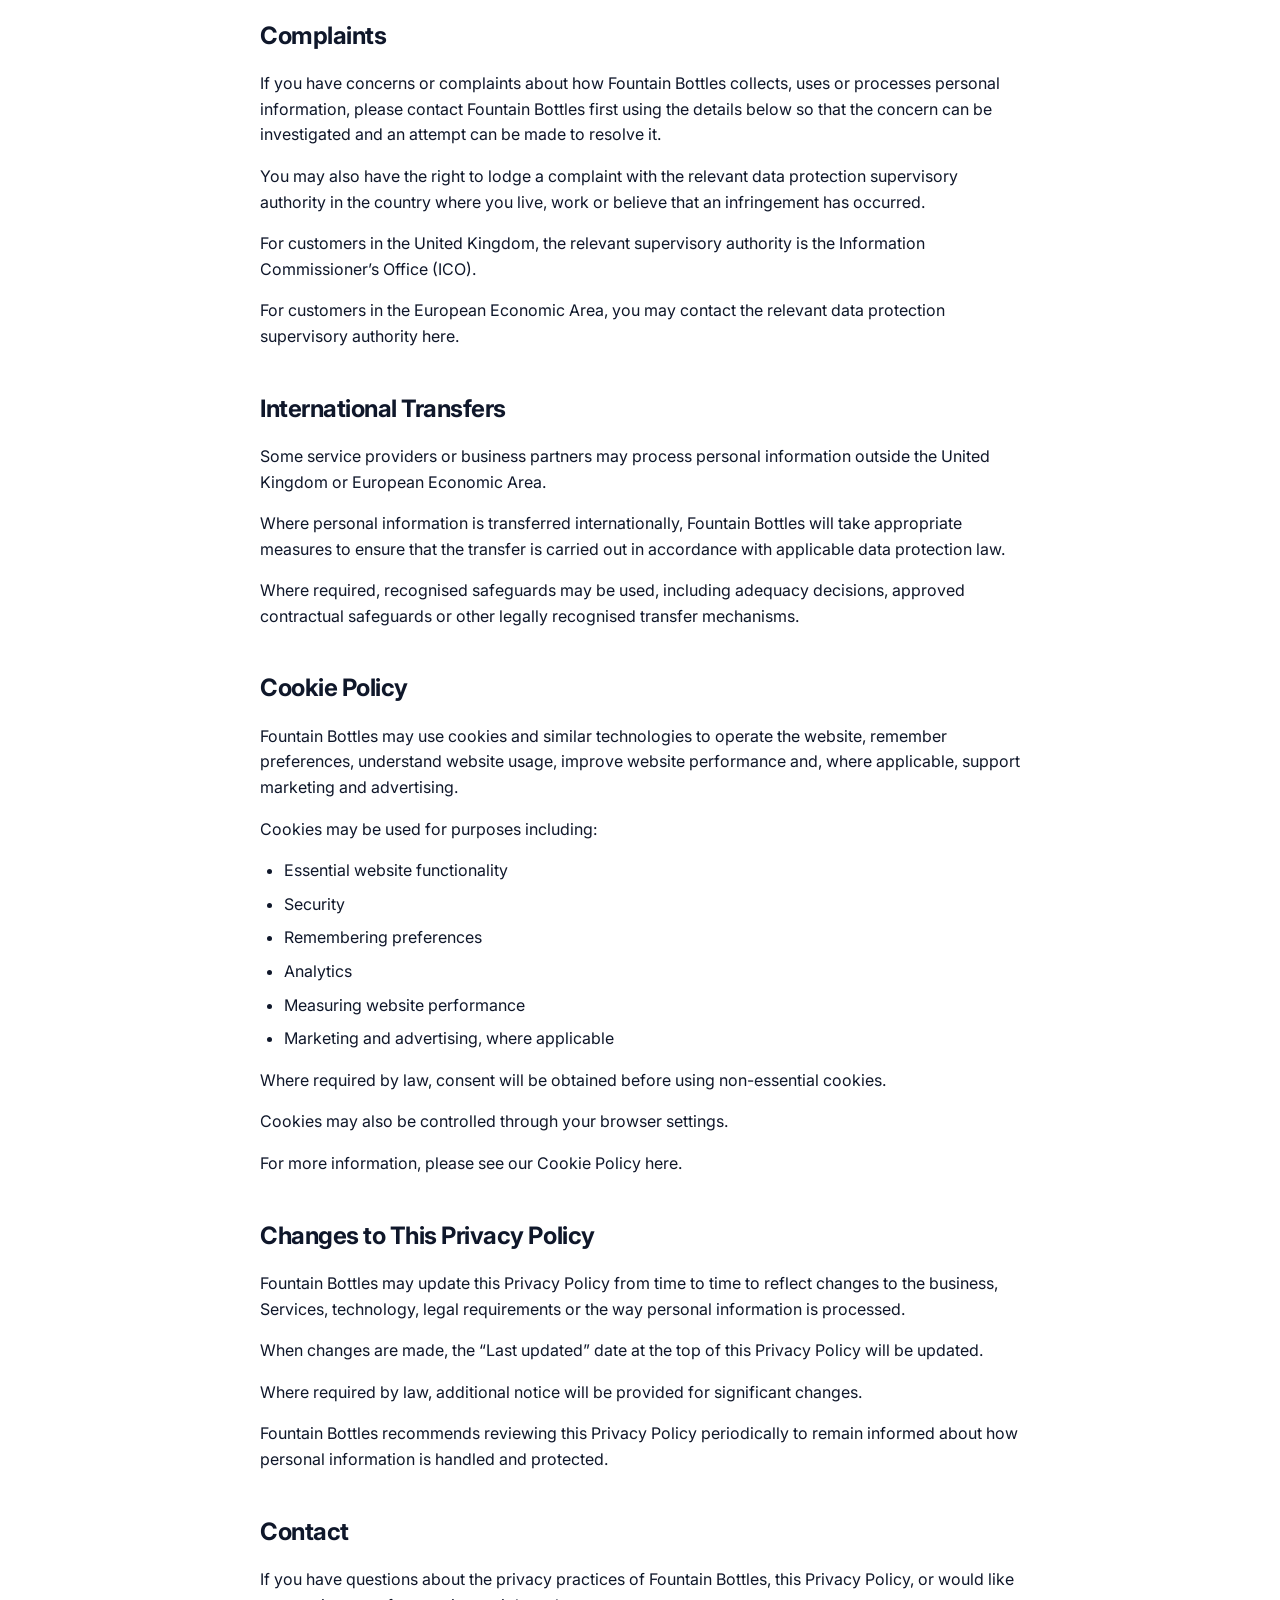
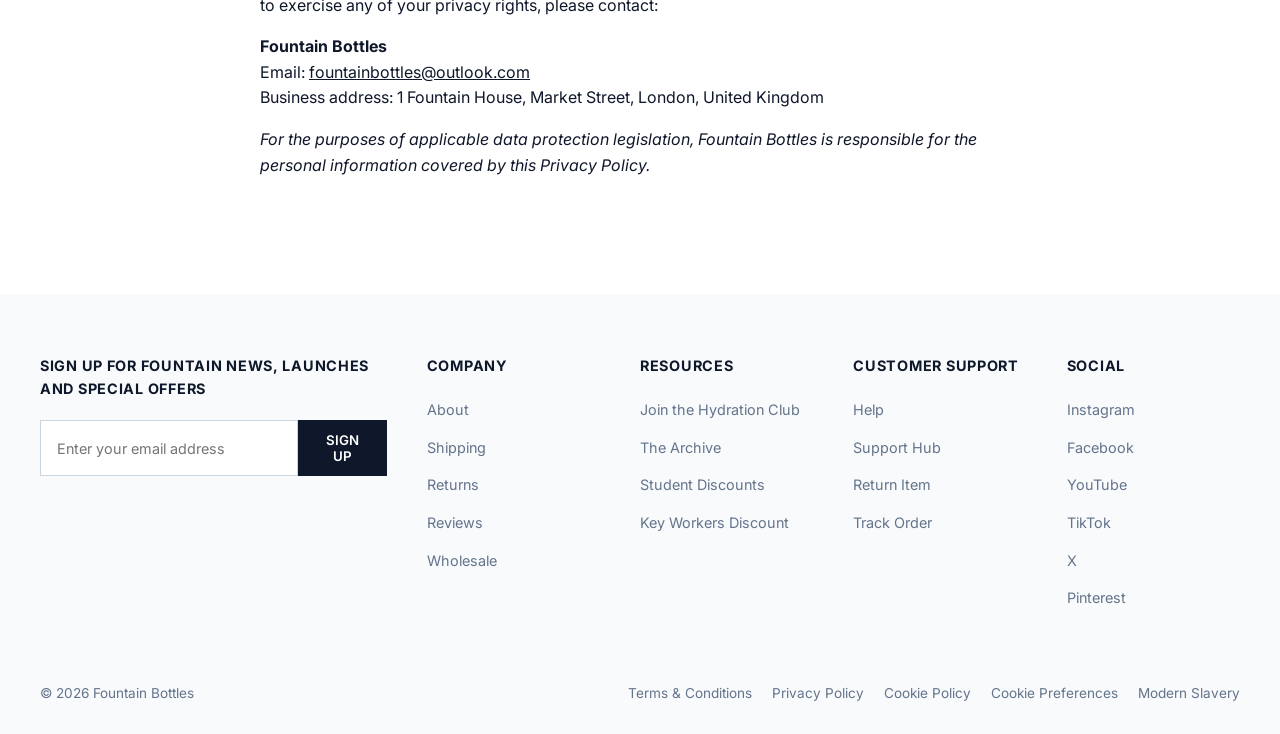
<file: privacypolicy.html>
<!DOCTYPE html>
<html lang="en">
<head>
    <meta charset="UTF-8">
    <meta name="viewport" content="width=device-width, initial-scale=1.0">
    <title>Privacy Policy | Fountain Bottles</title>
    <link rel="icon" type="image/png" href="0A5B6611-9ECA-4766-A67B-35DC50F492F1.png">
    <link href="https://fonts.googleapis.com/css2?family=Inter:wght@300;400;500;600;700;800&display=swap" rel="stylesheet">
    
    <style>
        :root {
            --bg-color: #ffffff;
            --text-color: #0f172a;
            --text-muted: #64748b;
        }

        * {
            box-sizing: border-box;
            margin: 0;
            padding: 0;
        }

        body {
            font-family: 'Inter', sans-serif;
            background-color: var(--bg-color);
            color: var(--text-color);
            line-height: 1.6;
        }

        /* Announcement Bar & Banner Styles */
        .announcement-bar {
            background-color: #0f172a;
            color: #ffffff;
            text-align: center;
            padding: 10px 20px;
            font-size: 0.85rem;
            font-weight: 500;
            letter-spacing: 0.025em;
        }

        .store-banner {
            background-color: #f8fafc;
            padding: 16px 20px;
            text-align: center;
            font-weight: 700;
            font-size: 1.1rem;
            letter-spacing: -0.02em;
        }

        .policy-container {
            max-width: 800px;
            margin: 0 auto;
            background: #ffffff;
            padding: 40px 20px;
        }

        h1 {
            font-size: 2.5rem;
            font-weight: 800;
            letter-spacing: -0.025em;
            color: var(--text-color);
            margin-bottom: 8px;
            text-align: center;
        }

        .last-updated {
            font-size: 0.95rem;
            color: var(--text-muted);
            margin-bottom: 32px;
            font-weight: 500;
            text-align: center;
        }

        h2 {
            font-size: 1.5rem;
            font-weight: 700;
            color: var(--text-color);
            margin-top: 40px;
            margin-bottom: 16px;
            letter-spacing: -0.02em;
        }

        h3 {
            font-size: 1.15rem;
            font-weight: 600;
            color: var(--text-color);
            margin-top: 24px;
            margin-bottom: 12px;
        }

        p {
            font-size: 1rem;
            color: var(--text-color);
            margin-bottom: 16px;
            font-weight: 400;
        }

        ul {
            margin-bottom: 16px;
            padding-left: 24px;
        }

        li {
            font-size: 1rem;
            color: var(--text-color);
            margin-bottom: 8px;
            font-weight: 400;
        }

        a {
            color: var(--text-color);
            text-decoration: underline;
        }

        a:hover {
            opacity: 0.7;
        }

        /* Footer Styles (Upload 2 & Upload 1 matching layout) */
        .site-footer {
            background-color: #f8fafc;
            padding: 60px 20px 30px 20px;
            margin-top: 60px;
        }

        .footer-content {
            max-width: 1200px;
            margin: 0 auto;
            display: grid;
            grid-template-columns: 2fr repeat(4, 1fr);
            gap: 40px;
            margin-bottom: 40px;
        }

        .footer-col h4 {
            font-size: 0.9rem;
            font-weight: 700;
            text-transform: uppercase;
            letter-spacing: 0.05em;
            margin-bottom: 20px;
            color: var(--text-color);
        }

        .footer-col ul {
            list-style: none;
            padding: 0;
            margin: 0;
        }

        .footer-col ul li {
            margin-bottom: 12px;
        }

        .footer-col ul li a {
            color: var(--text-muted);
            text-decoration: none;
            font-size: 0.9rem;
        }

        .footer-col ul li a:hover {
            color: var(--text-color);
        }

        .newsletter-form {
            display: flex;
            gap: 0;
            margin-top: 16px;
            max-width: 400px;
        }

        .newsletter-input {
            flex: 1;
            padding: 12px 16px;
            border: 1px solid #cbd5e1;
            background: #ffffff;
            font-family: 'Inter', sans-serif;
            font-size: 0.9rem;
            outline: none;
        }

        .newsletter-btn {
            background-color: #0f172a;
            color: #ffffff;
            padding: 12px 24px;
            border: none;
            font-weight: 600;
            font-family: 'Inter', sans-serif;
            cursor: pointer;
        }

        .footer-bottom {
            max-width: 1200px;
            margin: 0 auto;
            padding-top: 20px;
            display: flex;
            justify-content: space-between;
            align-items: center;
            font-size: 0.85rem;
            color: var(--text-muted);
        }

        .footer-bottom-links {
            display: flex;
            gap: 20px;
        }

        .footer-bottom-links a {
            color: var(--text-muted);
            text-decoration: none;
        }

        .footer-bottom-links a:hover {
            color: var(--text-color);
        }

        @media (max-width: 900px) {
            .footer-content {
                grid-template-columns: 1fr 1fr;
            }
        }

        @media (max-width: 768px) {
            .policy-container {
                padding: 20px;
            }
            h1 {
                font-size: 2rem;
            }
            .footer-content {
                grid-template-columns: 1fr;
            }
            .footer-bottom {
                flex-direction: column;
                gap: 15px;
                align-items: flex-start;
            }
        }
    </style>
</head>
<body>

    <!-- Announcement Bar -->
    <div class="announcement-bar">
        Free worldwide shipping on all orders over $50 | Shop the new collection now
    </div>

    <!-- Store Banner -->
    <div class="store-banner">
        FOUNTAIN BOTTLES
    </div>

    <div class="policy-container">
        <h1>Privacy Policy</h1>
        <div class="last-updated">Last updated: 12 August 2026</div>

        <p>Fountain Bottles operates this website and provides its products, services, information, content, features and other related online services (collectively, the “Services”).</p>

        <p>This Privacy Policy explains how Fountain Bottles collects, uses, stores and discloses personal information when you visit or use the Services, purchase products, communicate with Fountain Bottles, subscribe to communications or otherwise interact with the business.</p>

        <p>Please read this Privacy Policy carefully. By accessing or using the Services, you acknowledge that you have read and understood this Privacy Policy and the collection, use and disclosure of personal information described in it.</p>

        <p>If there is a conflict between the Terms and Conditions and this Privacy Policy regarding the collection, processing or disclosure of personal information, this Privacy Policy will apply to those matters.</p>

        <h2>Personal Information We Collect or Process</h2>

        <p>When this Privacy Policy refers to “personal information”, it means information that identifies you or can reasonably be linked to you or another individual.</p>

        <p>Personal information does not include information that has been anonymised or otherwise processed so that it can no longer reasonably identify an individual.</p>

        <p>Depending on how you interact with the Services, where you live and as permitted or required by applicable law, Fountain Bottles may collect or process the following categories of personal information.</p>

        <h3>Contact Information</h3>
        <p>This may include:</p>
        <ul>
            <li>Full name</li>
            <li>Email address</li>
            <li>Telephone number</li>
            <li>Billing address</li>
            <li>Shipping or delivery address</li>
            <li>Other contact information provided to Fountain Bottles</li>
        </ul>

        <h3>Payment and Financial Information</h3>
        <p>When a purchase is made, information relating to the transaction may be collected or processed, including:</p>
        <ul>
            <li>Payment method</li>
            <li>Transaction amount</li>
            <li>Order details</li>
            <li>Payment confirmation</li>
            <li>Billing information</li>
            <li>Refund information</li>
            <li>Return or exchange information</li>
        </ul>
        <p>Payment card details may be collected and processed directly by the payment provider used to complete a transaction. Fountain Bottles does not necessarily receive or store full payment card details.</p>

        <h3>Account Information</h3>
        <p>Where customer accounts are available, Fountain Bottles may collect information including:</p>
        <ul>
            <li>Name</li>
            <li>Email address</li>
            <li>Login information</li>
            <li>Account preferences</li>
            <li>Saved addresses</li>
            <li>Communication preferences</li>
            <li>Other information associated with the account</li>
        </ul>

        <h3>Order and Transaction Information</h3>
        <p>Fountain Bottles may collect information relating to products that are viewed, added to a basket, purchased, returned, exchanged, refunded or otherwise associated with a transaction.</p>
        <p>This may include order history, order numbers, product information, delivery details and transaction information.</p>

        <h3>Communications</h3>
        <p>When you communicate with Fountain Bottles, information contained in those communications may be collected, including information provided through customer service enquiries, emails, messages, reviews, forms or other correspondence.</p>

        <h3>Device Information</h3>
        <p>When you visit or interact with the Services, certain technical information may be collected automatically, including:</p>
        <ul>
            <li>IP address</li>
            <li>Browser type and version</li>
            <li>Device type</li>
            <li>Operating system</li>
            <li>Network information</li>
            <li>Approximate location derived from technical information</li>
            <li>Unique device or browser identifiers</li>
            <li>Referring website</li>
            <li>Pages visited</li>
            <li>Date and time of access</li>
        </ul>

        <h3>Usage Information</h3>
        <p>Information about how you interact with the Services may also be collected, including how and when you navigate the website, which pages you visit, products you view and other interactions with the Services.</p>

        <h2>Personal Information Sources</h2>

        <p>Fountain Bottles may collect personal information from the following sources:</p>

        <h3>Directly From You</h3>
        <p>Information may be collected directly from you when you:</p>
        <ul>
            <li>Purchase a product</li>
            <li>Create or use an account</li>
            <li>Contact Fountain Bottles</li>
            <li>Subscribe to marketing communications</li>
            <li>Complete a form</li>
            <li>Submit a product review</li>
            <li>Enter a competition or promotion</li>
            <li>Otherwise provide information to Fountain Bottles</li>
        </ul>

        <h3>Automatically Through the Services</h3>
        <p>Certain technical and usage information may be collected automatically when you visit or interact with the Services, including through cookies and similar technologies.</p>

        <h3>From Service Providers</h3>
        <p>Fountain Bottles may receive information from companies that provide services necessary to operate the business, including payment processing, delivery, fulfilment, analytics, technology, customer support, marketing and security services.</p>

        <h3>From Other Third Parties</h3>
        <p>Fountain Bottles may receive personal information from other third parties where permitted by applicable law.</p>

        <h2>How We Use Your Personal Information</h2>

        <p>Depending on how you interact with Fountain Bottles, personal information may be used for the following purposes.</p>

        <h3>Providing, Managing and Improving the Services</h3>
        <p>Personal information may be used to:</p>
        <ul>
            <li>Process and fulfil orders</li>
            <li>Process payments</li>
            <li>Arrange delivery</li>
            <li>Process returns, refunds and exchanges</li>
            <li>Provide customer support</li>
            <li>Respond to enquiries</li>
            <li>Manage customer accounts</li>
            <li>Provide information relating to purchases</li>
            <li>Remember relevant preferences</li>
            <li>Improve the website and Services</li>
            <li>Develop and improve products</li>
            <li>Provide a better customer experience</li>
        </ul>

        <h3>Marketing and Advertising</h3>
        <p>Where permitted by applicable law, personal information may be used to send marketing, advertising and promotional communications about Fountain Bottles.</p>
        <p>These communications may include information about:</p>
        <ul>
            <li>New products</li>
            <li>Product launches</li>
            <li>Special offers</li>
            <li>Promotions</li>
            <li>Discounts</li>
            <li>News</li>
            <li>Other Fountain Bottles updates</li>
        </ul>
        <p>Marketing communications can be unsubscribed from at any time using the unsubscribe option included in marketing emails or by contacting Fountain Bottles.</p>
        <p>If marketing communications are declined, essential non-promotional communications may still be sent where necessary, including order confirmations, delivery information and other transactional messages.</p>

        <h3>Analytics and Website Improvement</h3>
        <p>Personal information and technical information may be used to understand how visitors interact with the website, identify technical issues, measure performance and improve the Services.</p>
        <p>Where required by law, consent will be obtained before using non-essential cookies or similar technologies.</p>

        <h3>Security and Fraud Prevention</h3>
        <p>Personal information may be used to:</p>
        <ul>
            <li>Protect the website and Services</li>
            <li>Detect and prevent fraud</li>
            <li>Investigate suspicious activity</li>
            <li>Protect customers and the business</li>
            <li>Maintain the security of systems</li>
            <li>Prevent unlawful or malicious activity</li>
            <li>Enforce applicable terms and policies</li>
        </ul>

        <h3>Legal Reasons</h3>
        <p>Personal information may be used where necessary to:</p>
        <ul>
            <li>Comply with applicable laws and regulations</li>
            <li>Respond to lawful requests from authorities</li>
            <li>Establish, exercise or defend legal claims</li>
            <li>Enforce agreements</li>
            <li>Protect legal rights</li>
            <li>Protect customers or other individuals</li>
        </ul>

        <h2>Legal Bases for Processing</h2>

        <p>Where UK data protection law applies, personal information will be processed only where there is a lawful basis for doing so.</p>
        <p>Depending on the circumstances, these lawful bases may include:</p>

        <h3>Performance of a Contract</h3>
        <p>Personal information may be processed where necessary to enter into or perform a contract, such as processing and delivering an order.</p>

        <h3>Legal Obligation</h3>
        <p>Personal information may be processed where necessary to comply with a legal or regulatory obligation.</p>

        <h3>Legitimate Interests</h3>
        <p>Personal information may be processed where necessary for legitimate business interests, provided those interests are not overridden by the rights and freedoms of the individual.</p>
        <p>These legitimate interests may include operating, securing and improving the Services, providing customer support, preventing fraud, managing the business and communicating with customers.</p>

        <h3>Consent</h3>
        <p>Where consent is relied upon as the lawful basis for processing personal information, consent may be withdrawn at any time.</p>
        <p>Withdrawing consent does not affect the lawfulness of processing carried out before consent was withdrawn.</p>

        <h2>How We Disclose Personal Information</h2>

        <p>Fountain Bottles may disclose personal information to third parties where reasonably necessary to operate the business, provide the Services, fulfil orders or where otherwise permitted or required by law.</p>
        <p>These third parties may include:</p>

        <h3>Service Providers</h3>
        <p>Companies that provide services on behalf of Fountain Bottles, including:</p>
        <ul>
            <li>Payment processing</li>
            <li>Delivery and shipping</li>
            <li>Order fulfilment</li>
            <li>Warehousing</li>
            <li>Website and technology services</li>
            <li>Hosting and infrastructure</li>
            <li>Analytics</li>
            <li>Customer support</li>
            <li>Email delivery</li>
            <li>Marketing services</li>
            <li>Fraud prevention</li>
            <li>Security services</li>
            <li>IT services</li>
        </ul>
        <p>These providers will receive information reasonably necessary to perform the services they provide, subject to applicable contractual and legal requirements.</p>

        <h3>Marketing and Advertising Partners</h3>
        <p>Where applicable, Fountain Bottles may work with marketing and advertising partners to understand and measure marketing activity or provide relevant advertising.</p>
        <p>Where applicable law requires consent for these activities, appropriate consent will be obtained.</p>

        <h3>When You Direct Us To</h3>
        <p>Personal information may be disclosed where you specifically request or instruct Fountain Bottles to do so or otherwise provide consent.</p>

        <h3>Legal and Business Transactions</h3>
        <p>Personal information may be disclosed where reasonably necessary in connection with:</p>
        <ul>
            <li>A merger</li>
            <li>An acquisition</li>
            <li>Sale or transfer of the business or assets</li>
            <li>Business restructuring</li>
            <li>Financing</li>
            <li>Insolvency or bankruptcy</li>
            <li>Legal proceedings</li>
            <li>Law enforcement requests</li>
            <li>Regulatory requirements</li>
            <li>Protecting the rights, property, customers or Services of Fountain Bottles</li>
        </ul>
        <p>Fountain Bottles does not sell personal information for money.</p>

        <h2>Third-Party Websites and Links</h2>

        <p>The Services may contain links to websites, applications, social media platforms or other online services operated by third parties.</p>
        <p>If you follow a link to a third-party website, that website may collect information from you under its own privacy policy and terms.</p>
        <p>Fountain Bottles does not control and is not responsible for the privacy or security practices of third-party websites.</p>
        <p>Fountain Bottles recommends reviewing the privacy policies and terms of any third-party websites or services that you use.</p>
        <p>The inclusion of a third-party link does not necessarily mean that Fountain Bottles endorses or is affiliated with that third party.</p>

        <h2>Children’s Data</h2>

        <p>The Services are not intended for children below the applicable age of digital consent in their jurisdiction.</p>
        <p>Fountain Bottles does not knowingly collect personal information from children where such collection is prohibited by applicable law.</p>
        <p>If you are a parent or guardian and believe that a child has provided personal information to Fountain Bottles, please contact Fountain Bottles using the contact details provided below.</p>
        <p>If Fountain Bottles becomes aware that personal information has been collected from a child in circumstances where it should not have been collected, reasonable steps will be taken to delete that information.</p>

        <h2>Security and Retention of Your Information</h2>

        <p>Fountain Bottles takes reasonable technical and organisational measures designed to protect personal information against accidental loss, unauthorised access, misuse, alteration or disclosure.</p>
        <p>However, no security system or method of transmitting information over the internet can be guaranteed to be completely secure.</p>
        <p>You should also take reasonable precautions to protect your personal information and account credentials and should not share passwords or other confidential access information with others.</p>

        <h3>How Long We Keep Your Information</h3>
        <p>Personal information will be retained only for as long as reasonably necessary for the purposes described in this Privacy Policy.</p>
        <p>The length of time information is retained may depend on:</p>
        <ul>
            <li>Whether it is required to provide the Services</li>
            <li>Whether it is required to fulfil an order</li>
            <li>Legal and accounting requirements</li>
            <li>Fraud prevention requirements</li>
            <li>Dispute resolution</li>
            <li>Enforcement of agreements</li>
            <li>Establishment or defence of legal claims</li>
        </ul>
        <p>When information is no longer required, reasonable steps will be taken to securely delete or anonymise it where appropriate.</p>

        <h2>Your Rights and Choices</h2>

        <p>Depending on where you live and subject to applicable law, you may have some or all of the following rights in relation to your personal information.</p>
        <p>These rights are not absolute and may be subject to legal exceptions.</p>

        <h3>Right to Access</h3>
        <p>You may have the right to request access to personal information held about you.</p>

        <h3>Right to Correct</h3>
        <p>You may have the right to request that inaccurate or incomplete personal information be corrected.</p>

        <h3>Right to Delete</h3>
        <p>You may have the right to request that personal information be deleted in certain circumstances.</p>

        <h3>Right to Restrict Processing</h3>
        <p>You may have the right to ask for the processing of personal information to be restricted in certain circumstances.</p>

        <h3>Right to Object</h3>
        <p>You may have the right to object to certain processing of personal information.</p>
        <p>You have an absolute right to object to the use of personal information for direct marketing.</p>

        <h3>Right to Data Portability</h3>
        <p>In certain circumstances, you may have the right to receive personal information provided to Fountain Bottles in a structured, commonly used and machine-readable format and request that it be transferred to another organisation.</p>

        <h3>Right to Withdraw Consent</h3>
        <p>Where consent is relied upon to process personal information, that consent may be withdrawn at any time.</p>

        <h3>Managing Communication Preferences</h3>
        <p>Promotional communications can be opted out of at any time by using the unsubscribe link included in marketing emails or by contacting Fountain Bottles.</p>
        <p>Important non-promotional communications relating to purchases, orders, deliveries, returns or other Services may still be sent where necessary.</p>

        <h2>Exercising Your Rights</h2>

        <p>Privacy rights can be exercised by contacting Fountain Bottles using the contact details provided below.</p>
        <p>Identity may need to be verified before certain requests can be completed where reasonably necessary to protect personal information and prevent unauthorised access.</p>
        <p>Valid requests will be responded to within the time period required by applicable law.</p>
        <p>Fountain Bottles will not normally charge for exercising privacy rights. However, where permitted by law, a reasonable fee may be charged or a request may be refused where it is manifestly unfounded or excessive.</p>

        <h2>Complaints</h2>

        <p>If you have concerns or complaints about how Fountain Bottles collects, uses or processes personal information, please contact Fountain Bottles first using the details below so that the concern can be investigated and an attempt can be made to resolve it.</p>
        <p>You may also have the right to lodge a complaint with the relevant data protection supervisory authority in the country where you live, work or believe that an infringement has occurred.</p>
        <p>For customers in the United Kingdom, the relevant supervisory authority is the Information Commissioner’s Office (ICO).</p>
        <p>For customers in the European Economic Area, you may contact the relevant data protection supervisory authority here.</p>

        <h2>International Transfers</h2>

        <p>Some service providers or business partners may process personal information outside the United Kingdom or European Economic Area.</p>
        <p>Where personal information is transferred internationally, Fountain Bottles will take appropriate measures to ensure that the transfer is carried out in accordance with applicable data protection law.</p>
        <p>Where required, recognised safeguards may be used, including adequacy decisions, approved contractual safeguards or other legally recognised transfer mechanisms.</p>

        <h2>Cookie Policy</h2>

        <p>Fountain Bottles may use cookies and similar technologies to operate the website, remember preferences, understand website usage, improve website performance and, where applicable, support marketing and advertising.</p>
        <p>Cookies may be used for purposes including:</p>
        <ul>
            <li>Essential website functionality</li>
            <li>Security</li>
            <li>Remembering preferences</li>
            <li>Analytics</li>
            <li>Measuring website performance</li>
            <li>Marketing and advertising, where applicable</li>
        </ul>
        <p>Where required by law, consent will be obtained before using non-essential cookies.</p>
        <p>Cookies may also be controlled through your browser settings.</p>
        <p>For more information, please see our Cookie Policy here.</p>

        <h2>Changes to This Privacy Policy</h2>

        <p>Fountain Bottles may update this Privacy Policy from time to time to reflect changes to the business, Services, technology, legal requirements or the way personal information is processed.</p>
        <p>When changes are made, the “Last updated” date at the top of this Privacy Policy will be updated.</p>
        <p>Where required by law, additional notice will be provided for significant changes.</p>
        <p>Fountain Bottles recommends reviewing this Privacy Policy periodically to remain informed about how personal information is handled and protected.</p>

        <h2>Contact</h2>

        <p>If you have questions about the privacy practices of Fountain Bottles, this Privacy Policy, or would like to exercise any of your privacy rights, please contact:</p>

        <p><strong>Fountain Bottles</strong><br>
        Email: <a href="mailto:fountainbottles@outlook.com">fountainbottles@outlook.com</a><br>
        Business address: 1 Fountain House, Market Street, London, United Kingdom</p>

        <p><em>For the purposes of applicable data protection legislation, Fountain Bottles is responsible for the personal information covered by this Privacy Policy.</em></p>

    </div>

    <!-- Footer matching Upload 1 and Upload 2 -->
    <footer class="site-footer">
        <div class="footer-content">
            <div class="footer-col">
                <h4>Sign up for Fountain News, Launches and Special Offers</h4>
                <div class="newsletter-form">
                    <input type="email" class="newsletter-input" placeholder="Enter your email address">
                    <button type="submit" class="newsletter-btn">SIGN UP</button>
                </div>
            </div>
            <div class="footer-col">
                <h4>Company</h4>
                <ul>
                    <li><a href="#">About</a></li>
                    <li><a href="#">Shipping</a></li>
                    <li><a href="#">Returns</a></li>
                    <li><a href="#">Reviews</a></li>
                    <li><a href="#">Wholesale</a></li>
                </ul>
            </div>
            <div class="footer-col">
                <h4>Resources</h4>
                <ul>
                    <li><a href="#">Join the Hydration Club</a></li>
                    <li><a href="#">The Archive</a></li>
                    <li><a href="#">Student Discounts</a></li>
                    <li><a href="#">Key Workers Discount</a></li>
                </ul>
            </div>
            <div class="footer-col">
                <h4>Customer Support</h4>
                <ul>
                    <li><a href="#">Help</a></li>
                    <li><a href="#">Support Hub</a></li>
                    <li><a href="#">Return Item</a></li>
                    <li><a href="#">Track Order</a></li>
                </ul>
            </div>
            <div class="footer-col">
                <h4>Social</h4>
                <ul>
                    <li><a href="#">Instagram</a></li>
                    <li><a href="#">Facebook</a></li>
                    <li><a href="#">YouTube</a></li>
                    <li><a href="#">TikTok</a></li>
                    <li><a href="#">X</a></li>
                    <li><a href="#">Pinterest</a></li>
                </ul>
            </div>
        </div>
        <div class="footer-bottom">
            <div>© 2026 Fountain Bottles</div>
            <div class="footer-bottom-links">
                <a href="#">Terms & Conditions</a>
                <a href="privacypolicy.html">Privacy Policy</a>
                <a href="#">Cookie Policy</a>
                <a href="#">Cookie Preferences</a>
                <a href="#">Modern Slavery</a>
            </div>
        </div>
    </footer>

</body>
</html>
</file>
